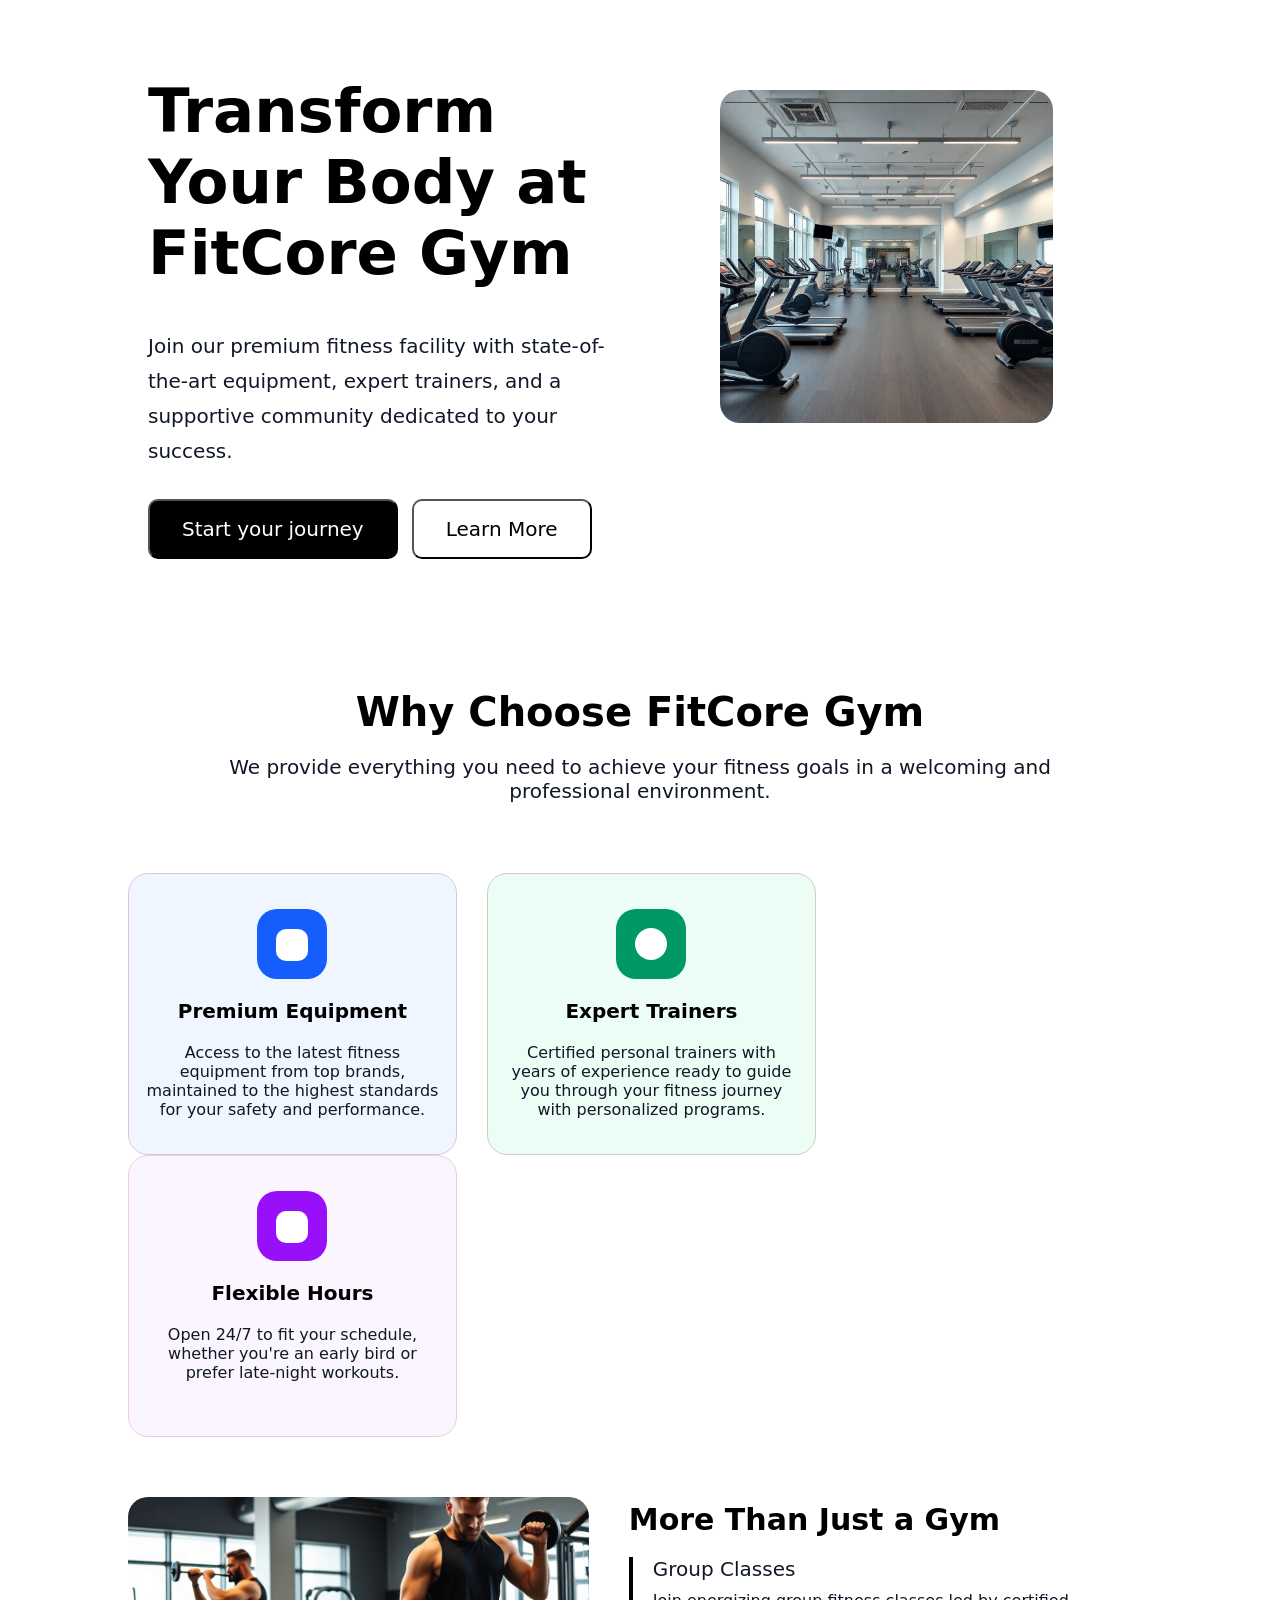
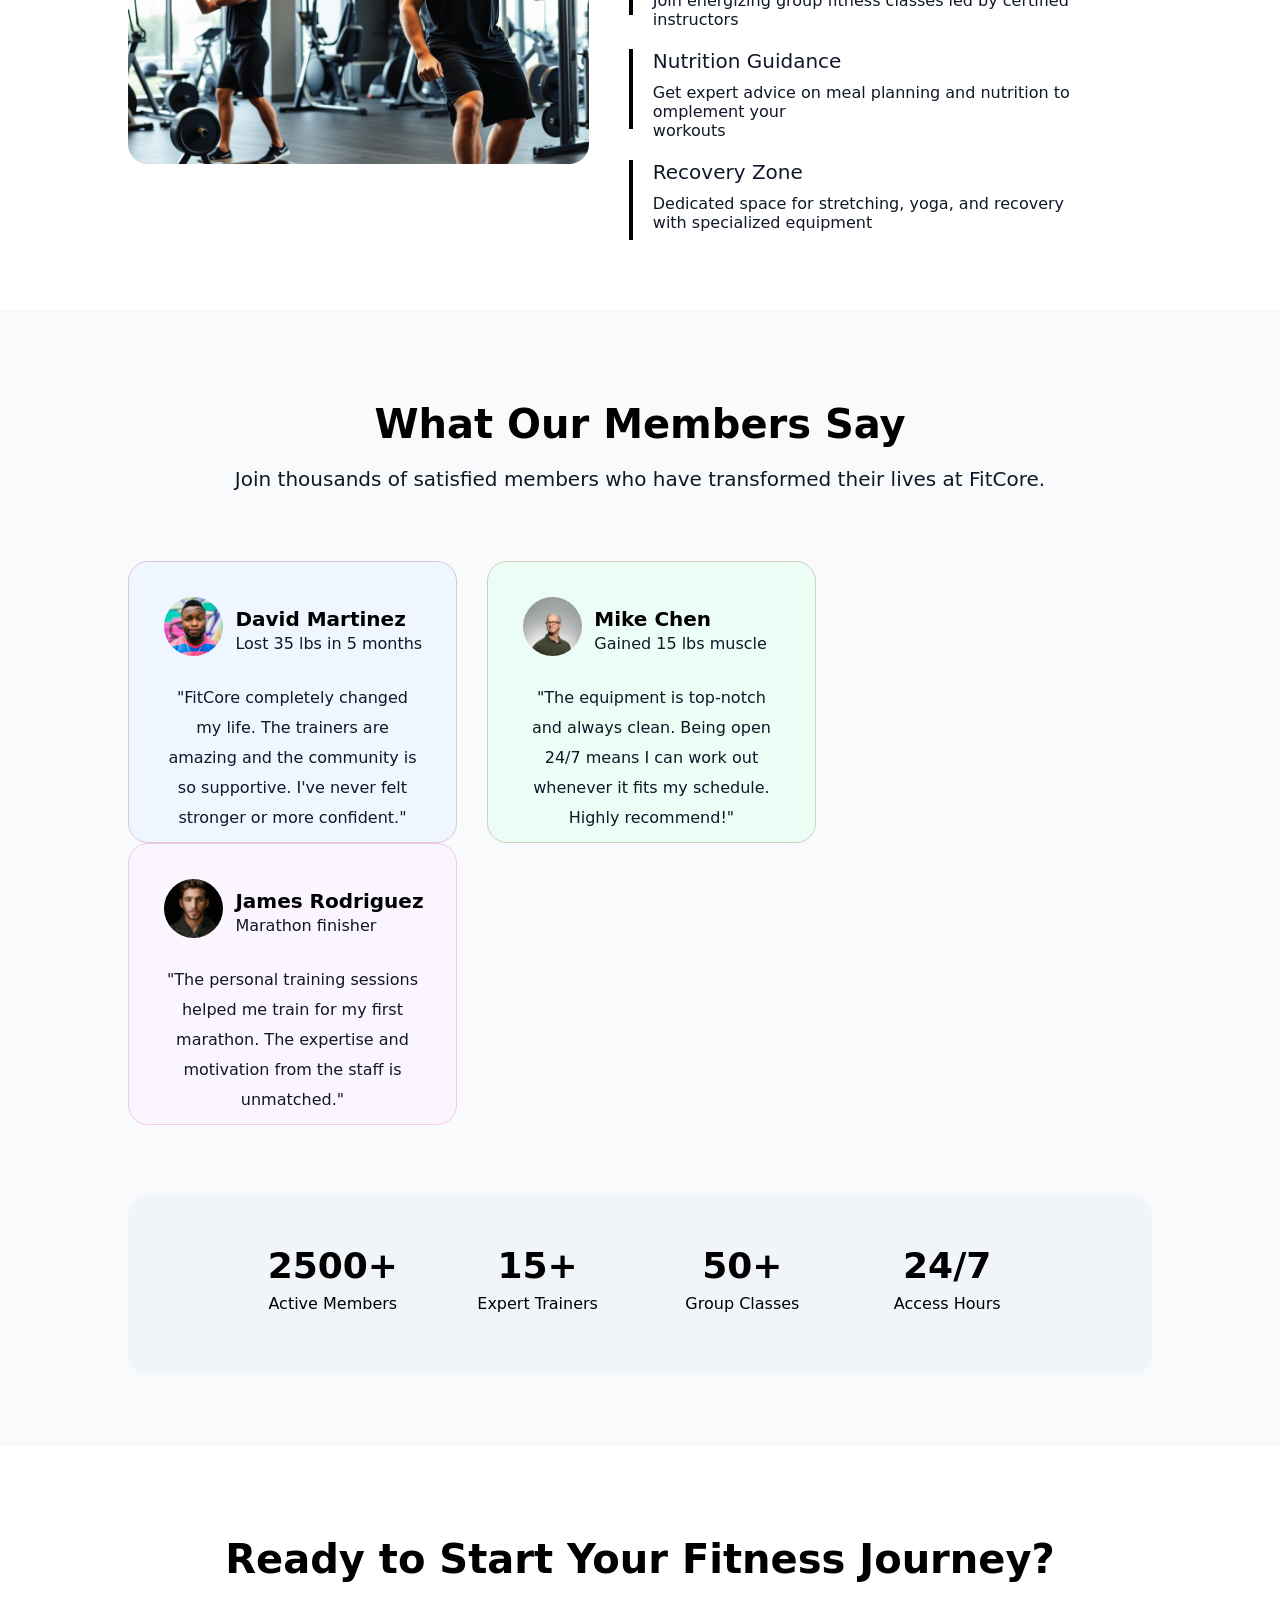
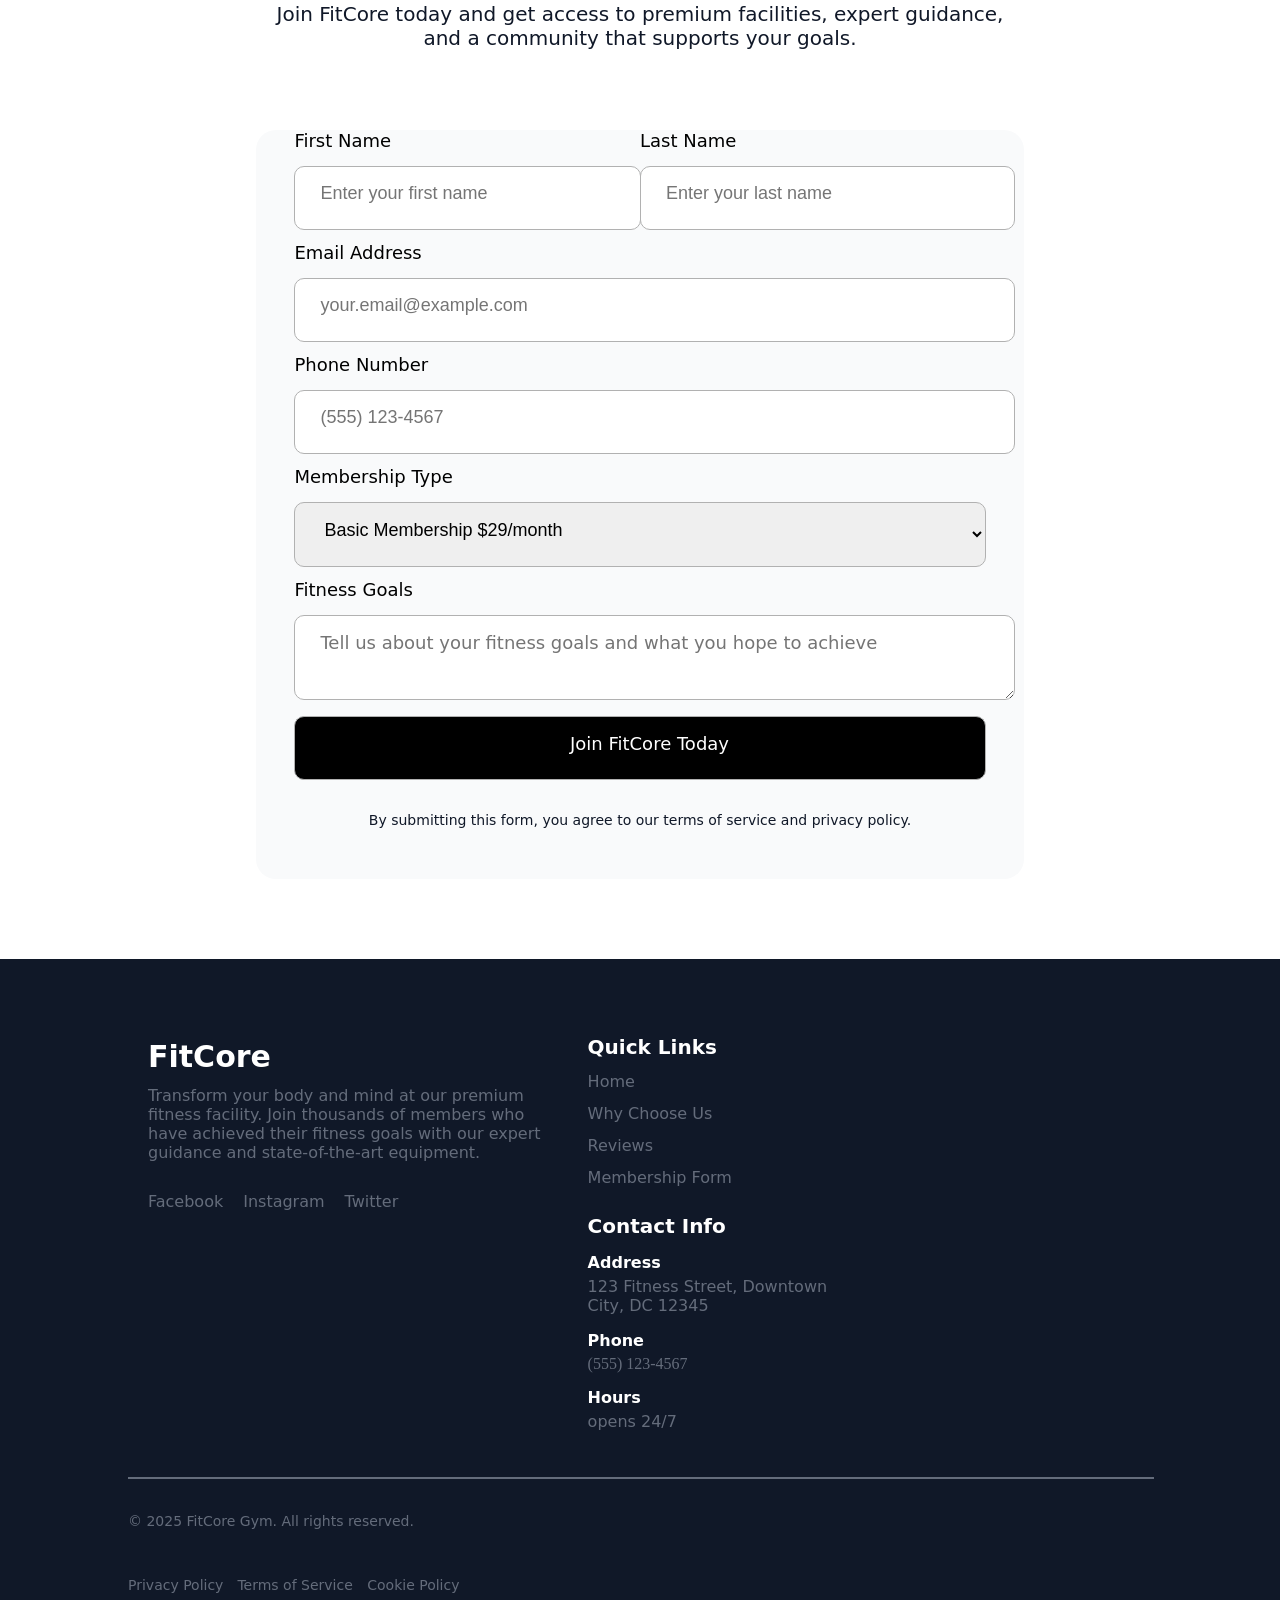
<file: FitCore-Gym/index.html>
<!doctype html>
<html lang="en">
  <head>
    <meta charset="UTF-8" />
    <meta name="viewport" content="width=device-width, initial-scale=1.0" />
    <title>FitCore Gym</title>
    <link rel="stylesheet" href="./Css/style.css" />
  </head>

  <body>
    <div class="headersec">
      <div class="left-header-part">
        <h1 class="font">Transform Your Body at FitCore Gym</h1>
        <p class="font">
          Join our premium fitness facility with state-of-the-art equipment,
          expert trainers, and a supportive community dedicated to your success.
        </p>
        <button id="but1" class="font">Start your journey</button>
        <button id="but2" class="font">Learn More</button>
      </div>

      <div class="right-header-part">
        <div class="right-header-item">
          <img src="./images/hero-section-img.png" alt="Hero Section Image" />
        </div>
      </div>
      <div class="clr"></div>
    </div>

    <div class="why-choose-fitcore-gym">
      <h2 class="why-choose-header font">Why Choose FitCore Gym</h2>
      <p class="why-choose-paragraph font">
        We provide everything you need to achieve your fitness goals in a
        welcoming and <span class="admoon">professional environment.</span>
      </p>
      <div class="container">
        <div class="why-choose-item1">
          <div class="blue-box">
            <div class="whitebox"></div>
          </div>
          <h3 class="font">Premium Equipment</h3>
          <p class="font">
            Access to the latest fitness equipment from top brands, maintained
            to the highest standards for your safety and performance.
          </p>
        </div>
        <div class="why-choose-item2">
          <div class="green-box">
            <div class="whitecircle"></div>
          </div>
          <h3 class="font">Expert Trainers</h3>
          <p class="font">
            Certified personal trainers with years of experience ready to guide
            you through your fitness journey with personalized programs.
          </p>
        </div>
        <div class="why-choose-item3">
          <div class="purple-box">
            <div class="whitebox"></div>
          </div>
          <h3 class="font">Flexible Hours</h3>
          <p class="font">
            Open 24/7 to fit your schedule, whether you're an early bird or
            prefer late-night workouts.
          </p>
        </div>
        <div class="clr"></div>
      </div>

      <div class="container">
        <div class="training-photo">
          <img src="./images/why-choose-us.png" alt="" />
        </div>

        <div class="more-than-gym">
          <h2 class="font">More Than Just a Gym</h2>
          <div>
            <div class="line1"></div>
            <h3 class="font">Group Classes</h3>
            <p class="font">
              Join energizing group fitness classes led by certified instructors
            </p>
          </div>

          <div>
            <div class="line2"></div>
            <h3 class="font">Nutrition Guidance</h3>
            <p class="font">
              Get expert advice on meal planning and nutrition to omplement your
              <span id="sp2">workouts</span>
            </p>
          </div>
          <div class="clr"></div>

          <div>
            <div class="line3"></div>
            <h3 class="font">Recovery Zone</h3>
            <p class="font">
              Dedicated space for stretching, yoga, and recovery with
              specialized equipment
            </p>
          </div>
        </div>
        <div class="clr"></div>
      </div>
    </div>

    <div class="background-divaya">
      <div class="what-our-members-say">
        <h2 class="what-our-members-say-header font">What Our Members Say</h2>
        <p class="what-our-members-say-paragraph font">
          Join thousands of satisfied members who have transformed their lives
          at FitCore.
        </p>

        <div class="container">
          <div class="why-choose-item1">
            <div class="photo1">
              <img src="./images//avatar-1.jpg" alt="David Martinez" />
            </div>
            <h3 class="member-say font">David Martinez</h3>
            <p class="member-say font">Lost 35 lbs in 5 months</p>
            <p class="member-say-again font">
              "FitCore completely changed my life. The trainers are amazing and
              the community is so supportive. I've never felt stronger or more
              confident."
            </p>
          </div>

          <div class="why-choose-item2">
            <div class="photo2">
              <img src="./images//avatar-2.jpg" alt="Mike Chen" />
            </div>
            <h3 class="member-say font">Mike Chen</h3>
            <p class="member-say font">Gained 15 lbs muscle</p>
            <p class="member-say-again font">
              "The equipment is top-notch and always clean. Being open 24/7
              means I can work out whenever it fits my schedule. Highly
              recommend!"
            </p>
          </div>

          <div class="why-choose-item3">
            <div class="photo3">
              <img src="./images//avatar-3.jpg" alt="James Rodriguez" />
            </div>
            <h3 class="member-say font">James Rodriguez</h3>
            <p class="member-say font">Marathon finisher</p>
            <p class="member-say-again font">
              "The personal training sessions helped me train for my first
              marathon. The expertise and motivation from the staff is
              unmatched."
            </p>
          </div>
          <div class="clr"></div>
        </div>

        <div class="big-box">
          <div class="container">
            <div class="gowa-elbox">
              <h2 class="font">2500+</h2>
              <p class="font">Active Members</p>
            </div>
            <div class="gowa-elbox">
              <h2 class="font">15+</h2>
              <p class="font">Expert Trainers</p>
            </div>
            <div class="gowa-elbox">
              <h2 class="font">50+</h2>
              <p class="font">Group Classes</p>
            </div>
            <div class="gowa-elbox">
              <h2 class="font">24/7</h2>
              <p class="font">Access Hours</p>
            </div>
            <div class="clr"></div>
          </div>
        </div>
      </div>
    </div>

    <div class="ready-to-journey">
      <h2 class="font">Ready to Start Your Fitness Journey?</h2>
      <p class="font">
        Join FitCore today and get access to premium facilities, expert
        guidance, <span>and a community that supports your goals.</span>
      </p>

      <div class="background-divaya2">
        <div class="container2">
          <form id="myform">
            <div class="firstlast">
              <div class="first">
                <label class="font formlabels" for="fn">First Name</label>
                <input
                  class="forminput"
                  type="text"
                  name="fn"
                  id="fn"
                  placeholder="Enter your first name"
                />
              </div>
              <div class="last">
                <label class="font formlabels" for="ln">Last Name</label>
                <input
                  class="forminput"
                  type="text"
                  name="ln"
                  id="ln"
                  placeholder="Enter your last name"
                />
              </div>
              <div class="clr"></div>
            </div>
            <label class="font formlabels" for="email">Email Address</label>
            <input
              class="forminput"
              type="email"
              name="email"
              id="email"
              placeholder="your.email@example.com"
            />

            <label class="font formlabels" for="phone">Phone Number</label>
            <input
              class="forminput"
              type="tel"
              name="phone"
              id="phone"
              placeholder="(555) 123-4567 "
            />

            <label class="font formlabels" for="member">Membership Type</label>
            <select class="forminput" name="member" id="member">
              <option value="1">Basic Membership $29/month</option>
              <option value="2">Premium Membership $49/month</option>
              <option value="3">VIP Membership $79/month</option>
            </select>
            <label class="font formlabels" for="area">Fitness Goals</label>
            <textarea
              class="font forminput"
              name="area"
              id="area"
              placeholder="Tell us about your fitness goals and what you hope to achieve"
            ></textarea>
            <button class="font forminput" type="submit">
              Join FitCore Today
            </button>
          </form>
          <p class="font">
            By submitting this form, you agree to our terms of service and
            privacy policy.
          </p>
        </div>
      </div>
    </div>

    <div class="background-divaya3">
      <div class="container">
        <div class="footer-leftpart">
          <h3 class="font">FitCore</h3>
          <p class="font">
            Transform your body and mind at our premium fitness facility. Join
            thousands of members who have achieved their fitness goals with our
            expert guidance and state-of-the-art equipment.
          </p>
          <div class="font thelinks">
            <div class="facelink">
              <a href="http://www.facebook.com" target="_blank">Facebook</a>
            </div>
            <div class="instalink">
              <a href="http://www.instgram.com" target="_blank">Instagram</a>
            </div>
            <div class="twitterlink">
              <a href="http://www.x.com" target="_blank">Twitter</a>
            </div>

            <!-- <div class="clr"></div> -->
          </div>
        </div>

        <div class="footer-middlepart">
          <h4 class="font">Quick Links</h4>
          <div class="middlelinks">
            <a class="font" href="./index.html ">Home</a>
          </div>
          <div class="middlelinks">
            <a class="font" href="./index.html">Why Choose Us</a>
          </div>
          <div class="middlelinks">
            <a class="font" href="./index.html">Reviews</a>
          </div>
          <div class="middlelinks">
            <a class="font" href="#myform">Membership Form</a>
          </div>
        </div>
        <div class="footer-rightpart">
          <h4 class="font">Contact Info</h4>
          <div>
            <h5 class="font">Address</h5>
            <p class="font">123 Fitness Street, Downtown City, DC 12345</p>
          </div>
          <div>
            <h5 class="font">Phone</h5>
            <a href="tel:+">(555) 123-4567</a>
          </div>
          <div>
            <h5 class="font">Hours</h5>
            <p class="font">opens 24/7</p>
          </div>
        </div>

        <div class="clr"></div>
        <div id="hrr"></div>
      </div>

      <div class="container">
        <div class="finalparagraph">
          <p class="font">© 2025 FitCore Gym. All rights reserved.</p>
        </div>

        <div class="finallinks">
          <a class="font finallinkstazbeet" href="./index.html"
            >Privacy Policy</a
          >
          <a class="font finallinkstazbeet" href="./index.html"
            >Terms of Service
          </a>
          <a class="font finallinkstazbeet" href="./index.html"
            >Cookie Policy</a
          >
        </div>

        <div class="clr"></div>
      </div>
    </div>
  </body>
</html>
</file>
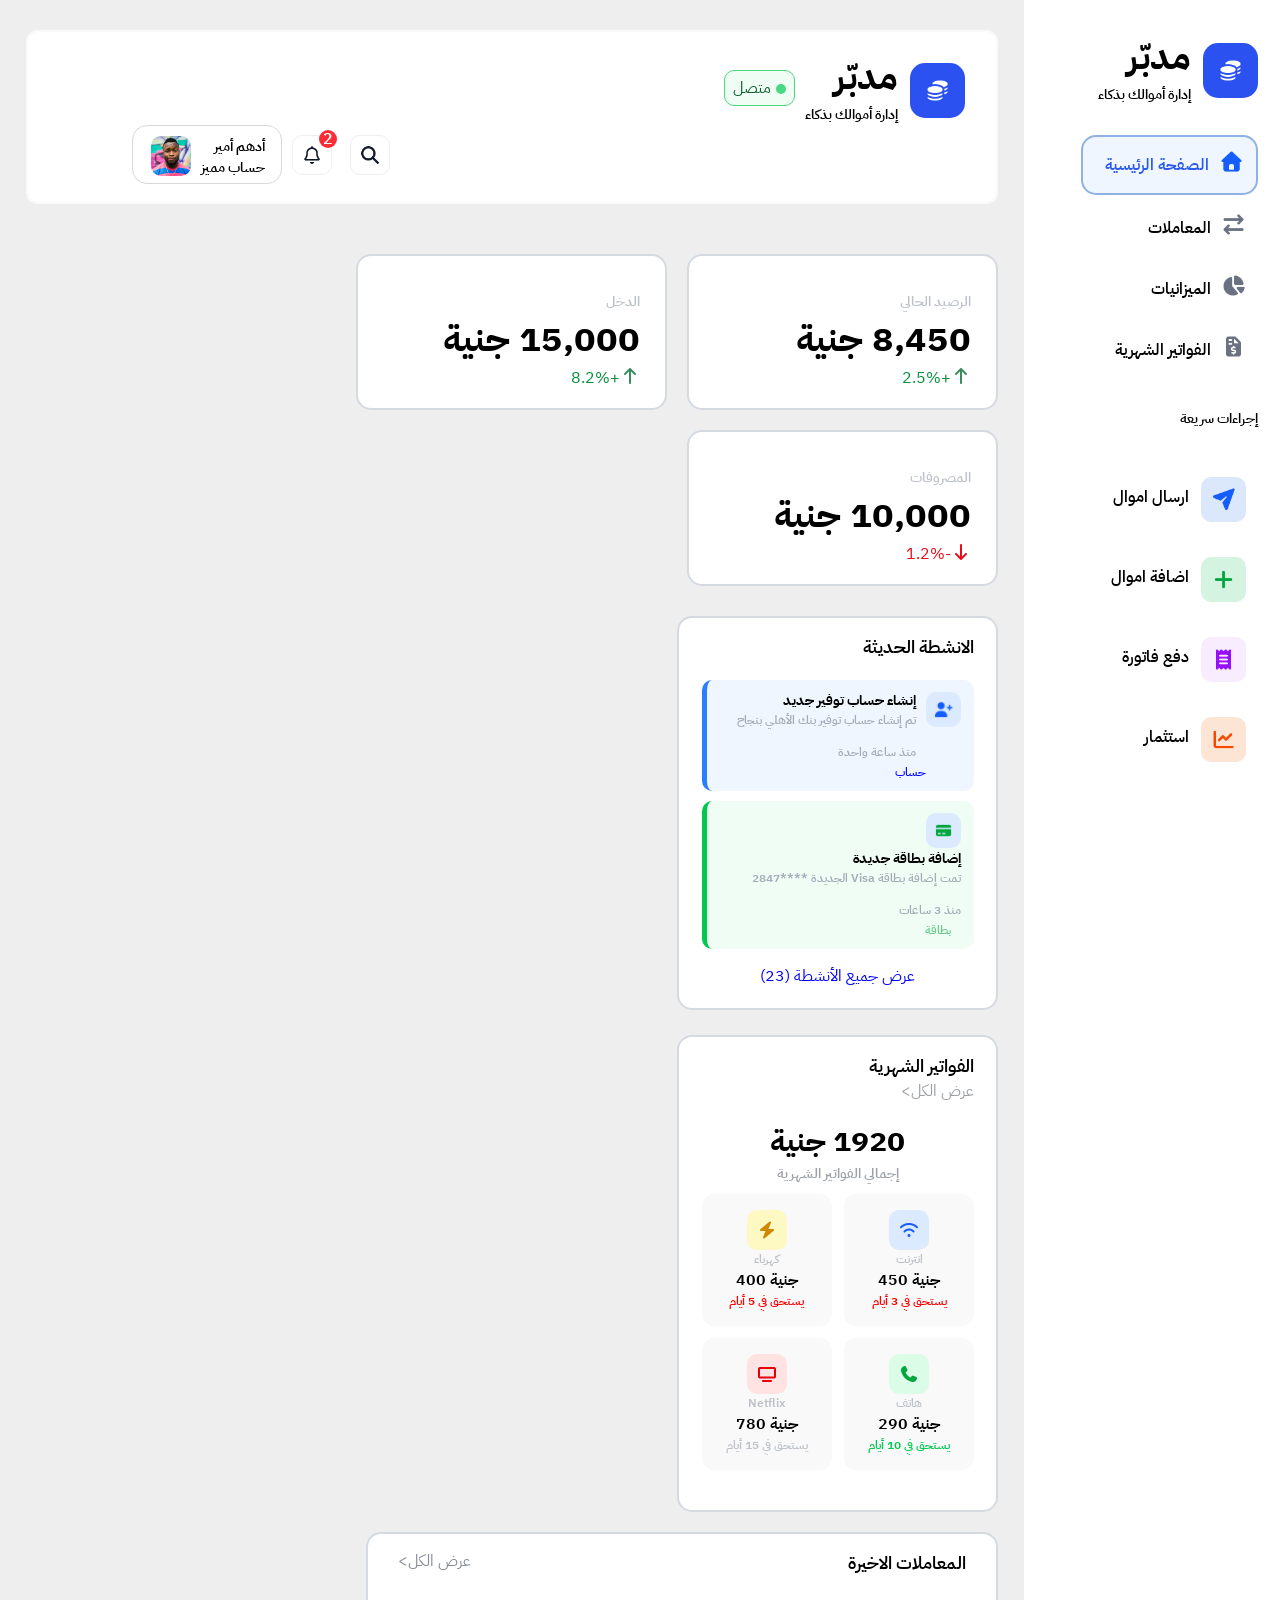
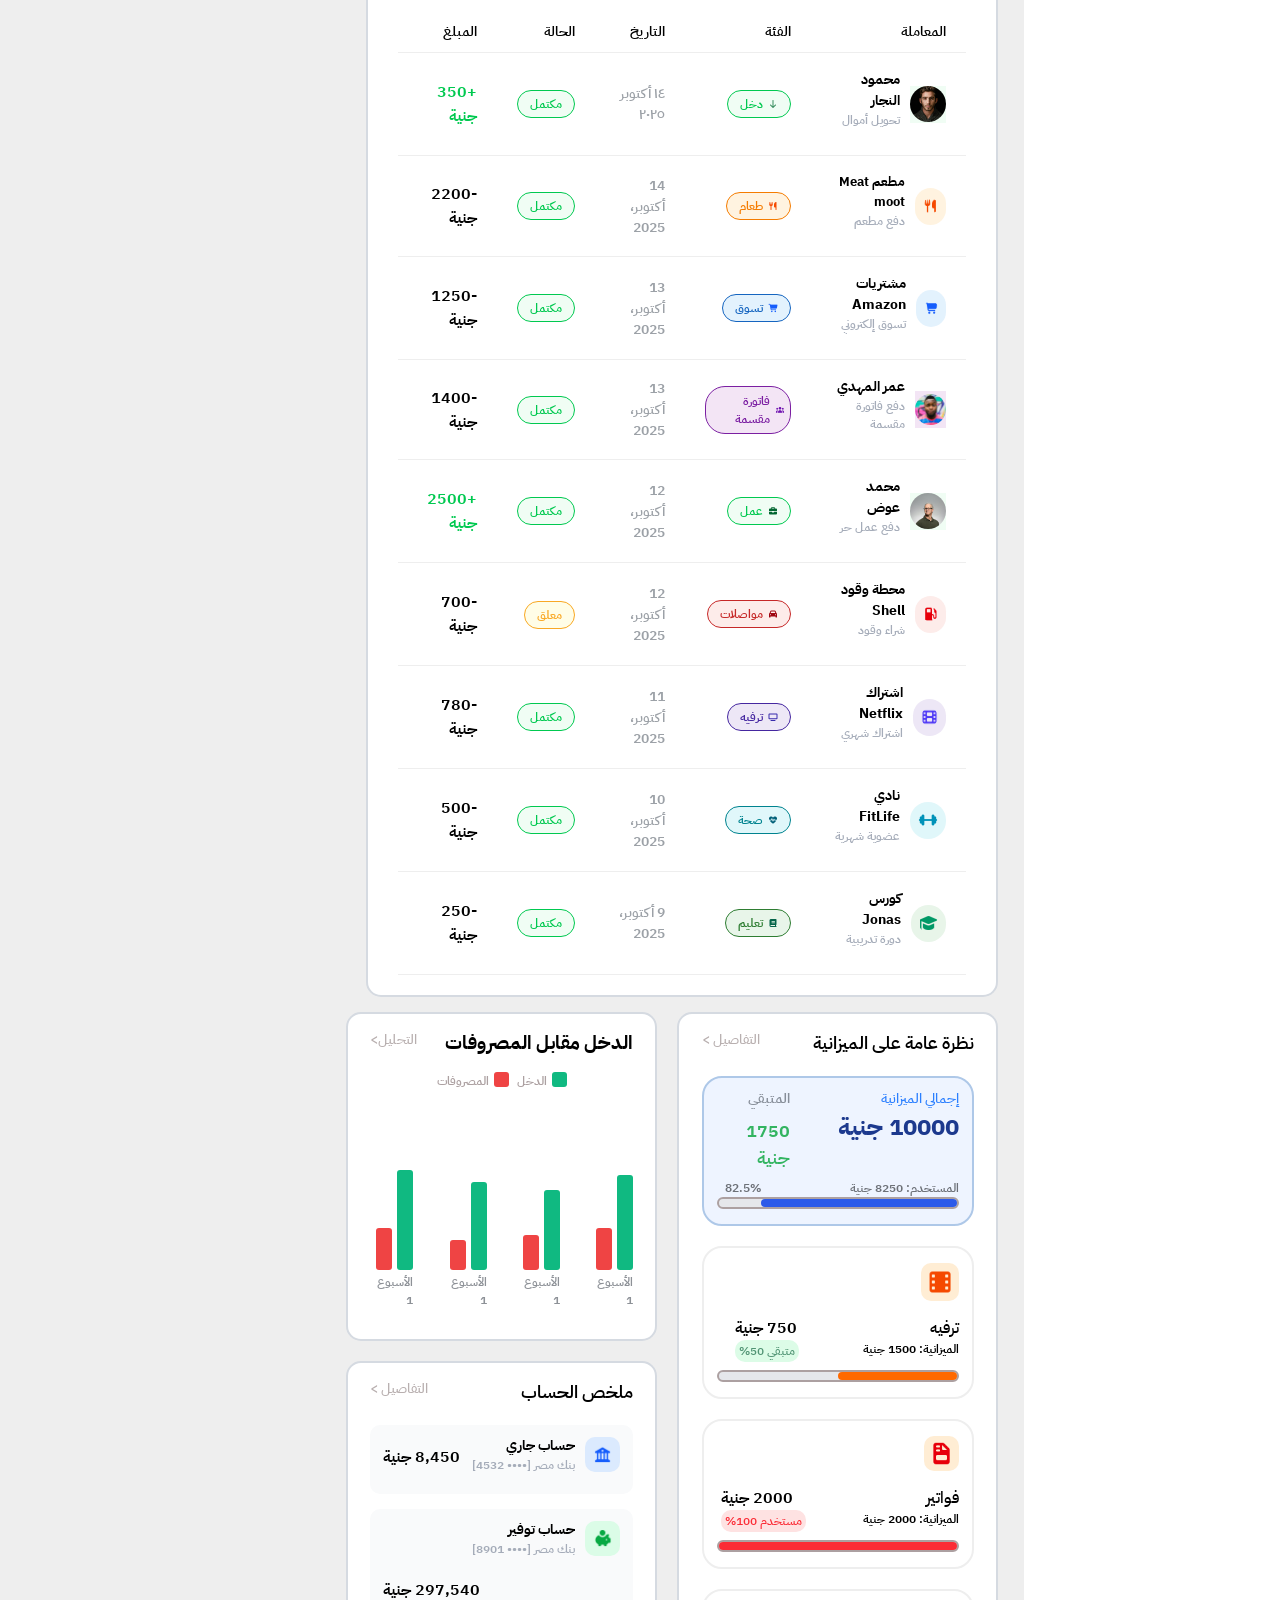
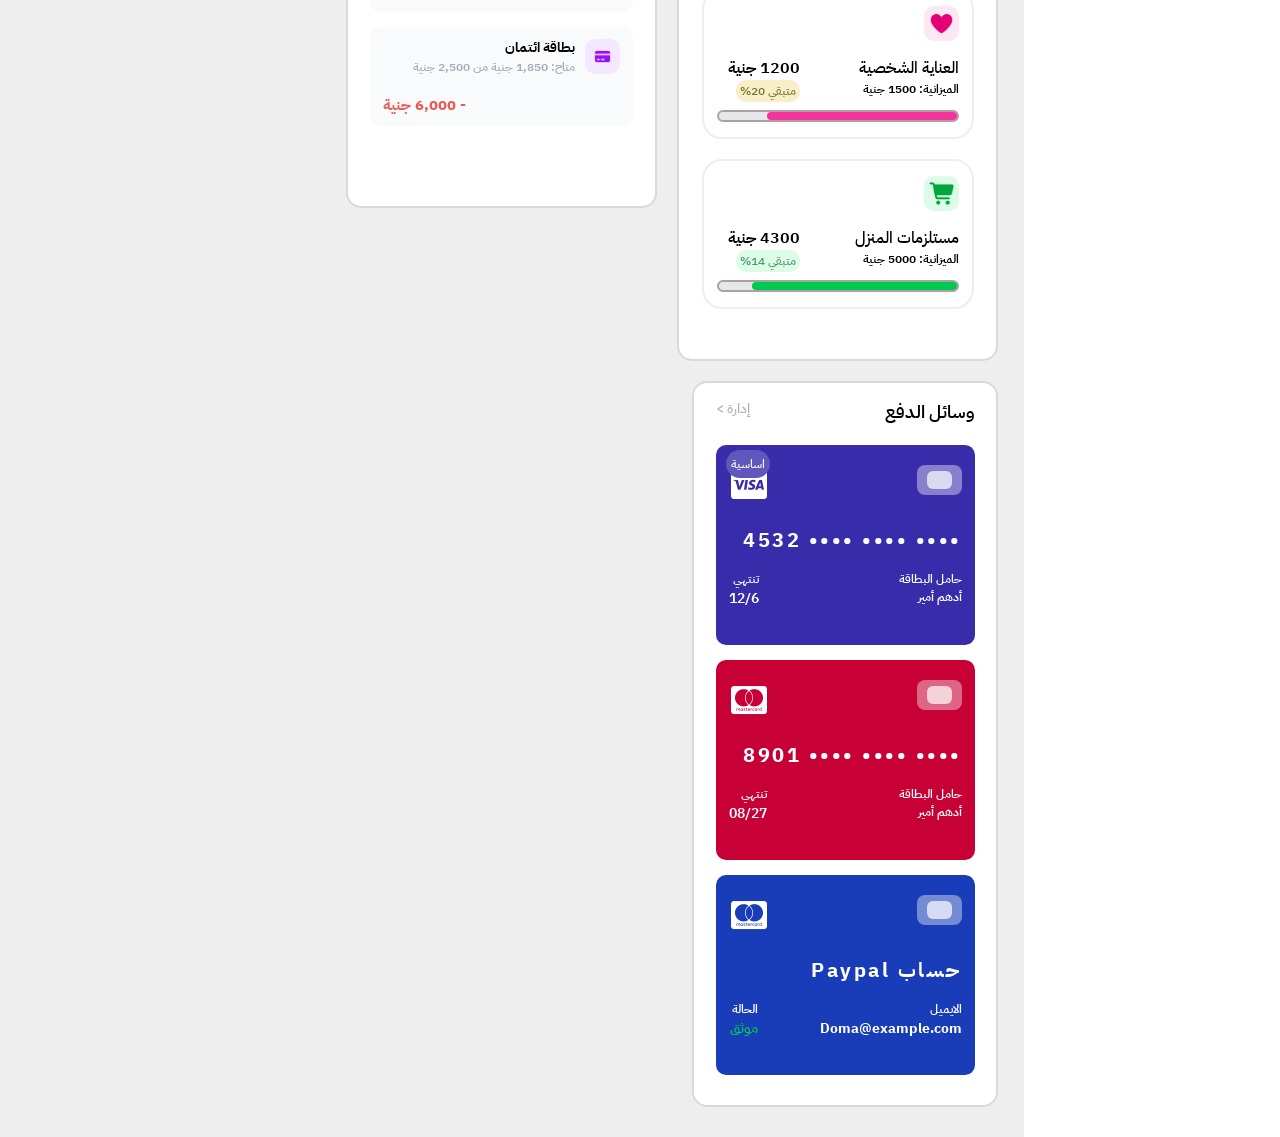
<file: Muddabir-Project/index.html>
<!doctype html>
<html lang="ar" dir="rtl">
  <head>
    <meta charset="UTF-8" />
    <meta name="viewport" content="width=device-width, initial-scale=1.0" />
    <title>مدبّر | إدارة أموالك بذكاء</title>
    <link rel="icon" href="./images/favicon.png" />
    <link rel="preconnect" href="https://fonts.googleapis.com" />
    <link rel="preconnect" href="https://fonts.gstatic.com" crossorigin />
    <link
      href="https://fonts.googleapis.com/css2?family=IBM+Plex+Sans+Arabic:wght@100;200;300;400;500;600;700&display=swap"
      rel="stylesheet"
    />
    <link rel="stylesheet" href="./Css/style.css" />
    <link rel="stylesheet" href="./Css/media.css">
  </head>
  <body>
    <!-- ==============================Slider Start=========================================== -->
    <div class="thegreat-divaya">
      <div class="slider">
        <div class="container0">
          <div class="title-slider">
            <div class="logo">
              <img src="./images/icons/coins-solid-full.png" alt="" />
            </div>
            <div class="title-content">
              <h1>مدبّر</h1>
              <p>إدارة أموالك بذكاء</p>
            </div>
          </div>

          <div class="slider-content">
            <div class="icon-and-span saf7a-ra2eesya">
              <div class="slidericon">
                <img src="./images/icons/house-solid-full.png" alt="" />
              </div>
              <span> <span>الصفحة الرئيسية</span> </span>
            </div>
            <div class="icon-and-span">
              <div class="slidericon">
                <img
                  src="./images/icons/arrow-right-arrow-left-solid-full.png"
                  alt=""
                />
              </div>
              <span> <span>المعاملات</span> </span>
            </div>
            <div class="icon-and-span">
              <div class="slidericon">
                <img src="./images/icons/chart-pie-solid-full.png" alt="" />
              </div>
              <span> <span>الميزانيات</span> </span>
            </div>
            <div id="fwateer-shahrya" class="icon-and-span">
              <div class="slidericon">
                <img
                  src="./images/icons/file-invoice-dollar-solid-full.png"
                  alt=""
                />
              </div>
              <span> <span>الفواتير الشهرية</span> </span>
            </div>
            <h3 id="egra2at">إجراءات سريعة</h3>

            <div id="marginato" class="icon-and-span">
              <div class="rasma rasma1">
                <img src="./images/icons/paper-plane-solid-full.png" alt="" />
              </div>
              <span> <span>ارسال اموال</span> </span>
            </div>
            <div class="icon-and-span">
              <div class="rasma rasma2">
                <img src="./images/icons/plus-solid-full.png" alt="" />
              </div>
              <span> <span>اضافة اموال</span> </span>
            </div>
            <div class="icon-and-span">
              <div class="rasma rasma3">
                <img src="./images/icons/receipt-solid-full.png" alt="" />
              </div>
              <span> <span> دفع فاتورة</span> </span>
            </div>
            <div class="icon-and-span">
              <div class="rasma rasma4">
                <img src="./images/icons/chart-line-solid-full.png" alt="" />
              </div>
              <span> <span>استثمار</span> </span>
            </div>
          </div>
        </div>
      </div>
      <!-- ==============================Slider End========================================== -->
      <!-- ==============================Start Content========================================== -->
      <div class="the-leftpart">
        <div class="container1">
          <div class="header">
            <div class="container1">
              <div class="blog">
                <div class="right-part-header">
                  <div class="logo">
                    <img src="./images/icons/coins-solid-full.png" alt="" />
                  </div>
                  <div class="title-content">
                    <h1>مدبّر</h1>
                    <p>إدارة أموالك بذكاء</p>
                  </div>
                  <div id="motasel">
                    <div class="green-dot"></div>
                    <span>متصل</span>
                  </div>
                </div>
                <div class="left-part-header">
                  <div class="search-icon">
                    <img
                      src="./images/icons/magnifying-glass-solid-full.png"
                      alt=""
                    />
                  </div>
                  <div class="bell-icon">
                    <img src="./images/icons/bell-regular-full.png" alt="" />
                    <p id="number2">2</p>
                  </div>

                  <div class="divayet-adham">
                    <div class="adham-right-part">
                      <p>أدهم أمير</p>
                      <p>حساب مميز</p>
                    </div>
                    <div class="adham-left-part">
                      <img src="./images/avatar-1.jpg" alt="" />
                    </div>
                  </div>
                </div>
              </div>
            </div>
          </div>

          <!-- ===============================start secondpart================================================ -->
          <div class="secondpart">
            <div class="child1">
              <div class="inner">
                <p class="small-p">الرصيد الحالي</p>
                <p class="large-p">8,450 جنية</p>
                <div class="span-and-arrow">
                  <div class="arrow">
                    <img src="./images/icons/arrow-upsolid-full.png" alt="" />
                  </div>
                  <span> +2.5% </span>
                </div>
              </div>
            </div>
            <div class="child2">
              <div class="inner">
                <p class="small-p">الدخل</p>
                <p class="large-p">15,000 جنية</p>
                <div class="span-and-arrow">
                  <div class="arrow">
                    <img src="./images/icons/arrow-upsolid-full.png" alt="" />
                  </div>
                  <span> +8.2% </span>
                </div>
              </div>
            </div>
            <div class="child3">
              <div class="inner">
                <p class="small-p">المصروفات</p>
                <p class="large-p">10,000 جنية</p>
                <div class="span-and-arrow">
                  <div class="arrow">
                    <img src="./images/icons/arrow-down-solid-red.png" alt="" />
                  </div>
                  <span id="red-spanaya"> -1.2% </span>
                </div>
              </div>
            </div>
          </div>
          <!-- ===============================End secondpart================================================ -->
          <!-- ===============================Start thirdpart================================================ -->
          <div class="thirdpart">
            <div class="right-third-part">
              <div class="upperpart">
                <div class="container1">
                  <h3>الانشطة الحديثة</h3>
                  <div class="bluedivaya">
                    <div class="container0">
                      <div class="blog2">
                        <div class="soraymeen">
                          <img
                            src="./images/icons/user-plus-solid-full.png"
                            alt=""
                          />
                        </div>
                        <div class="klam-felnos">
                          <h4>إنشاء حساب توفير جديد</h4>
                          <p>تم إنشاء حساب توفير بنك الأهلي بنجاح</p>
                          <span>منذ ساعة واحدة</span>
                        </div>
                        <div class="kelmashmal1">
                          <span>حساب</span>
                        </div>
                      </div>
                    </div>
                  </div>
                  <div class="greendivaya">
                    <div class="container0">
                      <div class="blog2">
                        <div class="soraymeen">
                          <img
                            src="./images/icons/credit-card-solid-full-green.png"
                            alt=""
                          />
                        </div>
                        <div class="klam-felnos">
                          <h4>إضافة بطاقة جديدة</h4>
                          <p>تمت إضافة بطاقة Visa الجديدة ****2847</p>
                          <span>منذ 3 ساعات </span>
                        </div>
                        <div class="kelmashmal2">
                          <span>بطاقة</span>
                        </div>
                      </div>
                    </div>
                  </div>
                  <div class="ard-anshta">
                    <p>عرض جميع الأنشطة (23)</p>
                  </div>
                </div>
              </div>
              <div class="lowerpart">
                <div class="container1">
                  <h3>الفواتير الشهرية</h3>
                  <a href="">عرض الكل> </a>
                  <p id="big-p">1920 جنية</p>
                  <p id="mini-p">إجمالي الفواتير الشهرية</p>

                  <div class="four-by-four">
                    <div class="box">
                      <div id="mini-icon1" class="mini-icon">
                        <img src="./images/icons/wifi-solid-full.png" alt="" />
                      </div>
                      <p class="first-p">انترنت</p>
                      <p class="second-p">جنية 450</p>
                      <p class="third-p">يستحق في 3 أيام</p>
                    </div>
                    <div class="box">
                      <div id="mini-icon2" class="mini-icon">
                        <img src="./images/icons/bolt-solid-full.png" alt="" />
                      </div>
                      <p class="first-p">كهرباء</p>
                      <p class="second-p">جنية 400</p>
                      <p class="third-p">يستحق في 5 أيام</p>
                    </div>
                    <div class="box">
                      <div id="mini-icon3" class="mini-icon">
                        <img src="./images/icons/phone-solid-full.png" alt="" />
                      </div>
                      <p class="first-p">هاتف</p>
                      <p class="second-p">جنية 290</p>
                      <p id="grr" class="third-p">يستحق في 10 أيام</p>
                    </div>
                    <div class="box">
                      <div id="mini-icon4" class="mini-icon">
                        <img
                          src="./images/icons/tv-solid-full-red.png"
                          alt=""
                        />
                      </div>
                      <p class="first-p">Netflix</p>
                      <p class="second-p">جنية 780</p>
                      <p id="greey" class="third-p">يستحق في 15 أيام</p>
                    </div>
                  </div>
                </div>
              </div>
            </div>
            <div class="left-third-part">
              <div class="container1">
                <div class="blog3">
                  <h3>المعاملات الاخيرة</h3>
                  <a href="">عرض الكل> </a>
                </div>
                <table>
                  <thead>
                    <tr id="head-row">
                      <th id="firsthead">المعاملة</th>
                      <th id="secondhead">الفئة</th>
                      <th id="thirdhead">التاريخ</th>
                      <th id="fourthhead">الحالة</th>
                      <th id="fifthhead">المبلغ</th>
                    </tr>
                  </thead>

                  <tbody>
                    <tr class="table-row">
                      <td>
                        <div class="blog4">
                          <div class="sowar-eltable loon-elicon1">
                            <img src="./images/avatar-2.jpg" alt="" />
                          </div>
                          <div class="klam-felnos">
                            <h4>محمود النجار</h4>
                            <p>تحويل أموال</p>
                          </div>
                        </div>
                      </td>
                      <td>
                        <span class="fe2a fe2a1">
                          <img
                            src="./images/icons/arrow-down-solid-full-green.png"
                            alt=""
                          />
                          دخل
                        </span>
                      </td>
                      <td class="td-date">١٤ أكتوبر ٢٠٢٥</td>
                      <td><span class="status-badge">مكتمل</span></td>
                      <td class="td-amount green-text">+350 جنية</td>
                    </tr>

                    <tr class="table-row">
                      <td>
                        <div class="blog4">
                          <div class="sowar-eltable loon-elicon2">
                            <img
                              src="./images/icons/utensils-solid-full.png"
                              alt=""
                            />
                          </div>
                          <div class="klam-felnos">
                            <h5>مطعم Meat moot</h5>
                            <p>دفع مطعم</p>
                          </div>
                        </div>
                      </td>
                      <td>
                        <span class="fe2a2 fe2a">
                          <img
                            src="./images/icons/utensils-solid-full.png"
                            alt=""
                          />
                          طعام
                        </span>
                      </td>
                      <td class="td-date">14 أكتوبر، 2025</td>
                      <td><span class="status-badge">مكتمل</span></td>
                      <td class="td-amount">-2200 جنية</td>
                    </tr>

                    <tr class="table-row">
                      <td>
                        <div class="blog4">
                          <div class="sowar-eltable loon-elicon3">
                            <img
                              src="./images/icons/cart-shopping-solid-full-blue.png"
                              alt=""
                            />
                          </div>
                          <div class="klam-felnos">
                            <h4>مشتريات Amazon</h4>
                            <p>تسوق إلكتروني</p>
                          </div>
                        </div>
                      </td>
                      <td>
                        <span class="fe2a3 fe2a">
                          <img
                            src="./images/icons/cart-shopping-solid-full-blue.png"
                            alt=""
                          />
                          تسوق
                        </span>
                      </td>
                      <td class="td-date">13 أكتوبر، 2025</td>
                      <td><span class="status-badge">مكتمل</span></td>
                      <td class="td-amount">-1250 جنية</td>
                    </tr>

                    <tr class="table-row">
                      <td>
                        <div class="blog4">
                          <div class="sowar-eltable loon-elicon4">
                            <img src="./images/avatar-1.jpg" alt="" />
                          </div>
                          <div class="klam-felnos">
                            <h4>عمر المهدي</h4>
                            <p>دفع فاتورة مقسمة</p>
                          </div>
                        </div>
                      </td>
                      <td>
                        <span class="fe2a4 fe2a">
                          <img
                            src="./images/icons/users-solid-full.png"
                            alt=""
                          />
                          فاتورة مقسمة
                        </span>
                      </td>
                      <td class="td-date">13 أكتوبر، 2025</td>
                      <td><span class="status-badge">مكتمل</span></td>
                      <td class="td-amount">-1400 جنية</td>
                    </tr>

                    <tr class="table-row">
                      <td>
                        <div class="blog4">
                          <div class="sowar-eltable loon-elicon5">
                            <img src="./images/avatar-3.jpg" alt="" />
                          </div>
                          <div class="klam-felnos">
                            <h4>محمد عوض</h4>
                            <p>دفع عمل حر</p>
                          </div>
                        </div>
                      </td>
                      <td>
                        <span class="fe2a5 fe2a">
                          <img
                            src="./images/icons/briefcase-solid-full.png"
                            alt=""
                          />
                          عمل
                        </span>
                      </td>
                      <td class="td-date">12 أكتوبر، 2025</td>
                      <td><span class="status-badge">مكتمل</span></td>
                      <td class="td-amount green-text">+2500 جنية</td>
                    </tr>

                    <tr class="table-row">
                      <td>
                        <div class="blog4">
                          <div class="sowar-eltable loon-elicon6">
                            <img
                              src="./images/icons/gas-pump-solid-full.png"
                              alt=""
                            />
                          </div>
                          <div class="klam-felnos">
                            <h4>محطة وقود Shell</h4>
                            <p>شراء وقود</p>
                          </div>
                        </div>
                      </td>
                      <td>
                        <span class="fe2a6 fe2a">
                          <img src="./images/icons/car-solid-full.png" alt="" />
                          مواصلات
                        </span>
                      </td>
                      <td class="td-date">12 أكتوبر، 2025</td>
                      <td>
                        <span class="status-m3l2a">معلق</span>
                      </td>
                      <td class="td-amount">-700 جنية</td>
                    </tr>

                    <tr class="table-row">
                      <td>
                        <div class="blog4">
                          <div class="sowar-eltable loon-elicon7">
                            <img
                              src="./images/icons/heart-solid-full-(2).png"
                              alt=""
                            />
                          </div>
                          <div class="klam-felnos">
                            <h4>اشتراك Netflix</h4>
                            <p>اشتراك شهري</p>
                          </div>
                        </div>
                      </td>
                      <td>
                        <span class="fe2a7 fe2a">
                          <img
                            src="./images/icons/tv-solid-full-violet.png"
                            alt=""
                          />
                          ترفيه
                        </span>
                      </td>
                      <td class="td-date">11 أكتوبر، 2025</td>
                      <td><span class="status-badge">مكتمل</span></td>
                      <td class="td-amount">-780 جنية</td>
                    </tr>

                    <tr class="table-row">
                      <td>
                        <div class="blog4">
                          <div class="sowar-eltable loon-elicon8">
                            <img
                              src="./images/icons/dumbbell-solid-full.png"
                              alt=""
                            />
                          </div>
                          <div class="klam-felnos">
                            <h4>نادي FitLife</h4>
                            <p>عضوية شهرية</p>
                          </div>
                        </div>
                      </td>
                      <td>
                        <span class="fe2a8 fe2a">
                          <img
                            src="./images/icons/heart-pulse-solid-full.png"
                            alt=""
                          />
                          صحة
                        </span>
                      </td>
                      <td class="td-date">10 أكتوبر، 2025</td>
                      <td><span class="status-badge">مكتمل</span></td>
                      <td class="td-amount">-500 جنية</td>
                    </tr>

                    <tr class="table-row">
                      <td>
                        <div class="blog4">
                          <div class="sowar-eltable loon-elicon9">
                            <img
                              src="./images/icons/graduation-cap-solid-full.png"
                              alt=""
                            />
                          </div>
                          <div class="klam-felnos">
                            <h4>كورس Jonas</h4>
                            <p>دورة تدريبية</p>
                          </div>
                        </div>
                      </td>
                      <td>
                        <span class="fe2a9 fe2a">
                          <img
                            src="./images/icons/book-solid-full.png"
                            alt=""
                          />
                          تعليم
                        </span>
                      </td>
                      <td class="td-date">9 أكتوبر، 2025</td>
                      <td><span class="status-badge">مكتمل</span></td>
                      <td class="td-amount">-250 جنية</td>
                    </tr>
                  </tbody>
                </table>
              </div>
            </div>
          </div>
          <!-- ===============================End thirdpart================================================ -->
          <!-- ===============================Start lastpart================================================ -->
          <div class="lastpart">
            <div class="firstlast-part">
              <div class="container1">
                <div class="outers">
                  <h3>نظرة عامة على الميزانية</h3>
                  <a href="">التفاصيل ></a>
                </div>
                <div class="highest-div">
                  <div class="container0">
                    <div class="sho8l">
                      <p id="ola">إجمالي الميزانية</p>
                      <p id="tanya">المتبقي</p>
                      <p id="talta">10000 جنية</p>
                      <p id="rab3a">1750 جنية</p>
                      <p id="khamsa">المستخدم: 8250 جنية</p>
                      <p id="sadsa">82.5%</p>
                    </div>
                    <div class="bar"></div>
                  </div>
                </div>

                <div class="seconddivaya">
                  <div class="container0">
                    <div class="blog5">
                      <div class="sooraa-s8yra">
                        <img src="./images/icons/film-solid.png" alt="" />
                      </div>
                      <div class="sho8l2">
                        <p class="p1">ترفيه</p>
                        <p class="p2">750 جنية</p>
                        <p class="p3">الميزانية: 1500 جنية</p>
                        <span class="p4">متبقي 50%</span>
                      </div>
                    </div>
                    <div class="bar2"></div>
                  </div>
                </div>
                <div class="seconddivaya">
                  <div class="container0">
                    <div class="blog5">
                      <div class="sooraa-s8yra2">
                        <img
                          src="./images/icons/file-invoice-solid.png"
                          alt=""
                        />
                      </div>
                      <div class="sho8l3">
                        <p class="p1">فواتير</p>
                        <p class="p2">2000 جنية</p>
                        <p class="p3">الميزانية: 2000 جنية</p>
                        <span id="p44" class="p4">مستخدم 100% </span>
                      </div>
                    </div>
                    <div class="bar3"></div>
                  </div>
                </div>
                <div class="seconddivaya">
                  <div class="container0">
                    <div class="blog5">
                      <div id="sooras8yraa" class="sooraa-s8yra2">
                        <img src="./images/icons/heart-solid-full.png" alt="" />
                      </div>
                      <div class="sho8l4">
                        <p class="p1">العناية الشخصية</p>
                        <p class="p2">1200 جنية</p>
                        <p class="p3">الميزانية: 1500 جنية</p>
                        <span id="p45" class="p4">متبقي 20% </span>
                      </div>
                    </div>
                    <div class="bar4"></div>
                  </div>
                </div>
                <div class="seconddivaya">
                  <div class="container0">
                    <div class="blog5">
                      <div id="sooras8yraaa" class="sooraa-s8yra2">
                        <img
                          src="./images/icons/cart-shopping-solid-full-green.png"
                          alt=""
                        />
                      </div>
                      <div class="sho8l5">
                        <p class="p1">مستلزمات المنزل</p>
                        <p class="p2">4300 جنية</p>
                        <p class="p3">الميزانية: 5000 جنية</p>
                        <span id="p46" class="p4"> متبقي 14% </span>
                      </div>
                    </div>
                    <div class="bar5"></div>
                  </div>
                </div>
              </div>
            </div>
            <div class="middlelast-part">
              <div class="middle-upper-last-part">
                <div class="container1">
                  <div class="blog6">
                    <h3>الدخل مقابل المصروفات</h3>
                    <a href=""> التحليل> </a>
                  </div>
                  <div class="box-and-klam">
                    <div class="firstbox-and-klam">
                      <div class="elda5l"></div>
                      <p>الدخل</p>
                    </div>
                    <div class="secondbox-and-klam">
                      <div class="elmasrofat"></div>
                      <p>المصروفات</p>
                    </div>
                  </div>

                  <div class="analysis">
                    <div class="firstanalyze">
                      <div class="amodein">
                        <div class="awl-3amood"></div>
                        <div class="tany-3amood"></div>
                      </div>
                      <p class="asabee3">الأسبوع 1</p>
                    </div>
                    <div class="firstanalyze">
                      <div class="amodein">
                        <div id="a2" class="awl-3amood"></div>
                        <div id="b2" class="tany-3amood"></div>
                      </div>
                      <p class="asabee3">الأسبوع 1</p>
                    </div>
                    <div class="firstanalyze">
                      <div class="amodein">
                        <div id="a3" class="awl-3amood"></div>
                        <div id="b3" class="tany-3amood"></div>
                      </div>
                      <p class="asabee3">الأسبوع 1</p>
                    </div>
                    <div class="firstanalyze">
                      <div class="amodein">
                        <div id="a4" class="awl-3amood"></div>
                        <div class="tany-3amood"></div>
                      </div>
                      <p class="asabee3">الأسبوع 1</p>
                    </div>
                  </div>
                </div>
              </div>
              <div class="middle-lower-last-part">
                <div class="container1">
                  <div class="blog7">
                    <h3>ملخص الحساب</h3>
                    <a href=""> التفاصيل > </a>
                  </div>
                  <div class="greydivaya">
                    <div class="container0">
                      <div class="blog2">
                        <div class="soraymeen">
                          <img
                            src="./images/icons/building-columns-solid-full.png"
                            alt=""
                          />
                        </div>
                        <div class="klam-felnos">
                          <h4>حساب جاري</h4>
                          <p>بنك مصر [•••• 4532]</p>
                        </div>
                        <div class="rakamshmal1">
                          <p>8,450 جنية</p>
                        </div>
                      </div>
                    </div>
                  </div>
                  <div class="greydivaya">
                    <div class="container0">
                      <div class="blog2">
                        <div id="sr2" class="soraymeen">
                          <img
                            src="./images/icons/piggy-bank-solid.png"
                            alt=""
                          />
                        </div>
                        <div class="klam-felnos">
                          <h4>حساب توفير</h4>
                          <p>بنك مصر [•••• 8901]</p>
                        </div>
                        <div class="rakamshmal1">
                          <p>297,540 جنية</p>
                        </div>
                      </div>
                    </div>
                  </div>
                  <div class="greydivaya">
                    <div class="container0">
                      <div class="blog2">
                        <div id="sr3" class="soraymeen">
                          <img
                            src="./images/icons/credit-card-solid-full-violet.png"
                            alt=""
                          />
                        </div>
                        <div class="klam-felnos">
                          <h4>بطاقة ائتمان</h4>
                          <p>متاح: 1,850 جنية من 2,500 جنية</p>
                        </div>
                        <div class="rakamshmal2">
                          <p>- 6,000 جنية</p>
                        </div>
                      </div>
                    </div>
                  </div>
                </div>
              </div>
            </div>
            <div class="final-last-part">
              <div class="container1">
                <div class="blog7">
                  <h3>وسائل الدفع</h3>
                  <a href=""> إدارة > </a>
                </div>
                <div class="visa-card">
                  <div class="card-back">
                    <div class="container0">
                      <div class="black-box"></div>
                      <p class="signature-text">
                        توقيع معتمد - غير صالحة بدون توقيع
                      </p>
                      <div class="longwhite">
                        <div class="container1">
                          <div class="blog8">
                            <div class="smallwhite"></div>
                            <p>4532</p>
                          </div>
                        </div>
                      </div>
                      <div class="cvv-part">
                        <p>CVV</p>
                        <div class="cvv-number">123</div>
                      </div>
                    </div>
                  </div>

                  <div class="container0">
                    <div class="firstfloor">
                      <div class="boxkbeer">
                        <div class="boxs8yr"></div>
                      </div>
                      <div class="sooret-eldaf3">
                        <img
                          src="./images/icons/cc-visa-brands-solid-full.png"
                          alt=""
                        />
                      </div>
                      <span class="asasya">
                        <p>اساسية</p>
                      </span>
                    </div>
                    <div class="secondfloor">
                      <p>•••• •••• •••• 4532</p>
                    </div>
                    <div class="thirdfloor">
                      <p>حامل البطاقة</p>
                      <p>تنتهي</p>
                      <p>أدهم أمير</p>
                      <p class="pkbeera">12/6</p>
                    </div>
                  </div>
                </div>
                <div class="master-card">
                  <div class="card-back">
                    <div class="container0">
                      <div class="black-box"></div>
                      <p class="signature-text">
                        توقيع معتمد - غير صالحة بدون توقيع
                      </p>
                      <div class="longwhite">
                        <div class="container1">
                          <div class="blog8">
                            <div class="smallwhite"></div>
                            <p>8901</p>
                          </div>
                        </div>
                      </div>
                      <div class="cvv-part">
                        <p>CVV</p>
                        <div class="cvv-number">456</div>
                      </div>
                    </div>
                  </div>

                  <div class="container0">
                    <div class="firstfloor">
                      <div id="bk2" class="boxkbeer">
                        <div id="bs2" class="boxs8yr"></div>
                      </div>
                      <div class="sooret-eldaf3">
                        <img
                          src="./images/icons/cc-mastercard-brands-solid-full.png"
                          alt=""
                        />
                      </div>
                    </div>
                    <div class="secondfloor">
                      <p>•••• •••• •••• 8901</p>
                    </div>
                    <div class="thirdfloor">
                      <p>حامل البطاقة</p>
                      <p>تنتهي</p>
                      <p>أدهم أمير</p>
                      <p class="pkbeera">08/27</p>
                    </div>
                  </div>
                </div>
                <div class="paypal-card">
                  <div class="card-back">
                    <div class="container0">
                      <div class="black-box"></div>
                      <p class="signature-text">
                        توقيع معتمد - غير صالحة بدون توقيع
                      </p>
                      <div class="longwhite">
                        <div class="container1">
                          <div class="blog8">
                            <div class="smallwhite"></div>
                            <p>PP01</p>
                          </div>
                        </div>
                      </div>
                      <div class="cvv-part">
                        <p id="pp01-id">ID</p>
                        <div class="cvv-number">PP-01</div>
                      </div>
                    </div>
                  </div>

                  <div class="container0">
                    <div class="firstfloor">
                      <div id="bk2" class="boxkbeer">
                        <div id="bs2" class="boxs8yr"></div>
                      </div>
                      <div class="sooret-eldaf3">
                        <img
                          src="./images/icons/cc-mastercard-brands-solid-full.png"
                          alt=""
                        />
                      </div>
                    </div>
                    <div class="secondfloor">
                      <p>حساب Paypal</p>
                    </div>
                    <div class="thirdfloor">
                      <p>الايميل </p>
                      <p>الحالة</p>
                      <p id="t5eena">Doma@example.com</p>
                      <p id="lonhaa5dar" class="pkbeera">موثق</p>
                    </div>
                  </div>
                </div>
              </div>
            </div>
          </div>
          <!-- ===============================End lastpart================================================ -->
        </div>
      </div>
    </div>
  </body>
</html>
</file>
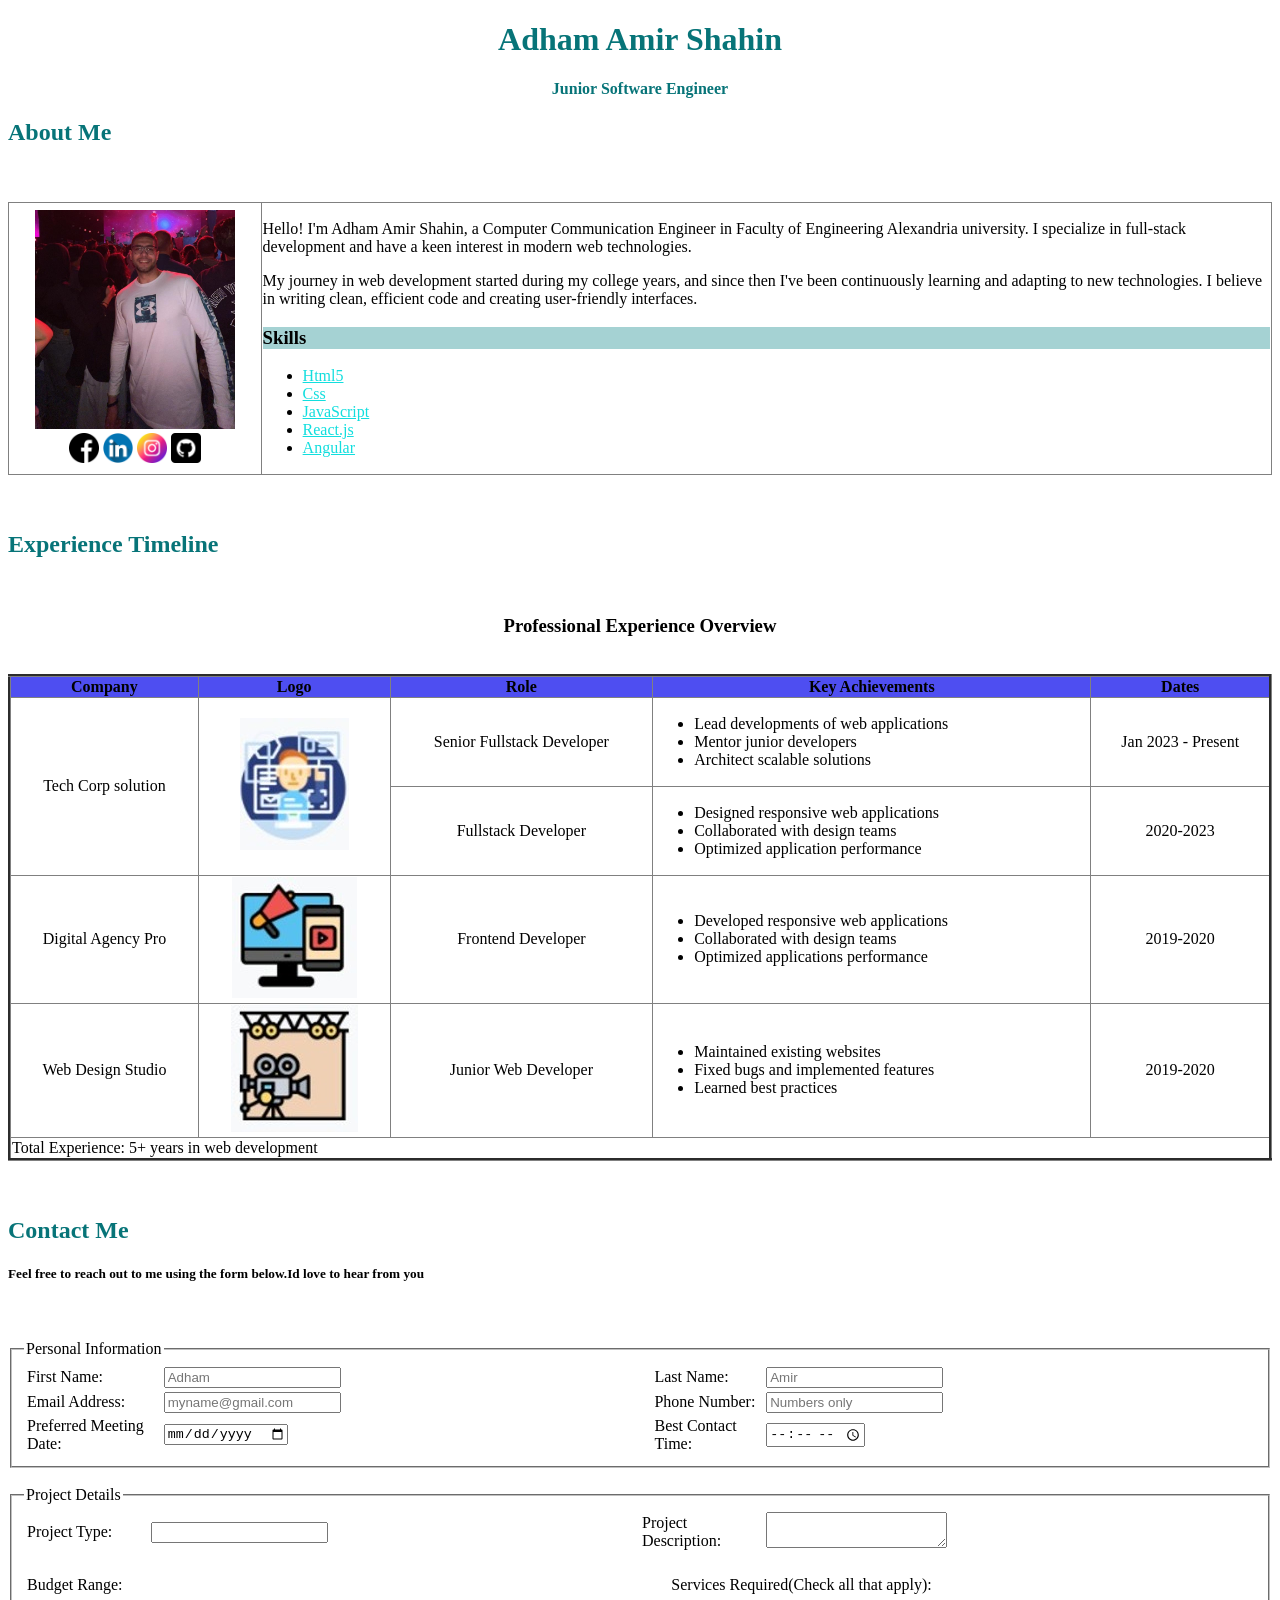
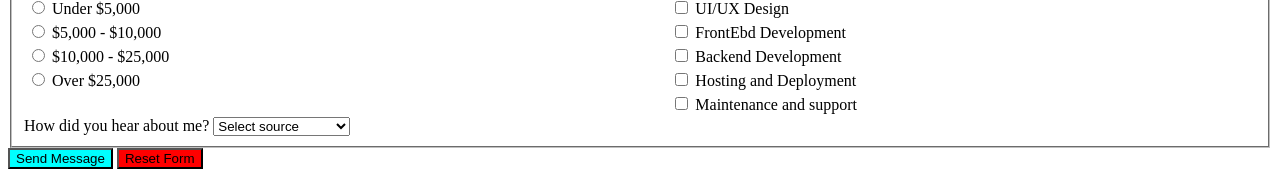
<file: Personal-Portfolio/index.html>
<!doctype html>
<html lang="en">
  <head>
    <meta charset="UTF-8" />
    <meta name="viewport" content="width=device-width, initial-scale=1.0" />
    <title>Personal portfolio</title>
  </head>
  <body>
    <h1 align="center" style="color: rgb(7, 116, 120)">Adham Amir Shahin</h1>
    <h4 align="center" style="color: rgb(7, 116, 120)">
      Junior Software Engineer
    </h4>
    <h2 style="color: rgb(7, 116, 120)">About Me</h2>
    <br />
    <br />

    <table width="100%" border="1" style="border-collapse: collapse">
      <tr>
        <td width="20%" align="center">
          <img
            src="./Images/My photo.jpeg"
            width="200 px"
            alt="Error loading your picture"
          />
          <br />
          <a href="http://www.facebook.com" target="_blank"
            ><img src="./Images/facebook.png" width="30" alt="facebook"
          /></a>
          <a href="http://www.linkedin.com" target="_blank"
            ><img src="./Images/linkedin.png" width="30" alt="linkedin"
          /></a>
          <a href="http://www.instagram.com" target="_blank"
            ><img src="./Images/instagram.png" width="30" alt="instagram"
          /></a>
          <a href="http://www.github.com" target="_blank"
            ><img src="./Images/github.png" width="30" alt="github"
          /></a>
        </td>
        <td width="80%">
          <p>
            Hello! I'm Adham Amir Shahin, a Computer Communication Engineer in
            Faculty of Engineering Alexandria university. I specialize in
            full-stack development and have a keen interest in modern web
            technologies.
          </p>
          <p>
            My journey in web development started during my college years, and
            since then I've been continuously learning and adapting to new
            technologies. I believe in writing clean, efficient code and
            creating user-friendly interfaces.
          </p>
          <h3 style="background-color: rgb(165, 210, 211)">Skills</h3>
          <ul>
            <li>
              <a
                href="http://www.html.com"
                target="_blank"
                style="color: rgb(18, 222, 222)"
                >Html5</a
              >
            </li>
            <li>
              <a
                href="http://www.css.com"
                target="_blank"
                style="color: rgb(18, 222, 222)"
                >Css</a
              >
            </li>
            <li>
              <a
                href="http://www.javascript.com"
                target="_blank"
                style="color: rgb(18, 222, 222)"
                >JavaScript</a
              >
            </li>
            <li>
              <a
                href="http://www.react.com"
                target="_blank"
                style="color: rgb(18, 222, 222)"
                >React.js</a
              >
            </li>
            <li>
              <a
                href="http://www.angular.com"
                target="_blank"
                style="color: rgb(18, 222, 222)"
                >Angular</a
              >
            </li>
          </ul>
        </td>
      </tr>
    </table>

    <br />
    <br />

    <h2 style="color: rgb(7, 116, 120)">Experience Timeline</h2>
    <br />
    <h3 align="center">Professional Experience Overview</h3>
    <table width="100%" border="3" style="border-collapse: collapse">
      <thead>
        <tr style="background-color: rgb(78, 78, 241)">
          <th>Company</th>
          <th>Logo</th>
          <th>Role</th>
          <th>Key Achievements</th>
          <th>Dates</th>
        </tr>
      </thead>
      <tbody>
        <tr>
          <td align="center" rowspan="2">Tech Corp solution</td>
          <td align="center" rowspan="2">
            <img src="Images/image1.png" alt="" />
          </td>
          <td align="center">Senior Fullstack Developer</td>
          <td>
            <ul>
              <li>Lead developments of web applications</li>
              <li>Mentor junior developers</li>
              <li>Architect scalable solutions</li>
            </ul>
          </td>
          <td align="center">Jan 2023 - Present</td>
        </tr>
        <tr>
          <td align="center">Fullstack Developer</td>
          <td>
            <ul>
              <li>Designed responsive web applications</li>
              <li>Collaborated with design teams</li>
              <li>Optimized application performance</li>
            </ul>
          </td>
          <td align="center">2020-2023</td>
        </tr>
        <tr>
          <td align="center">Digital Agency Pro</td>
          <td align="center"><img src="Images/image2.png" alt="" /></td>
          <td align="center">Frontend Developer</td>
          <td>
            <ul>
              <li>Developed responsive web applications</li>
              <li>Collaborated with design teams</li>
              <li>Optimized applications performance</li>
            </ul>
          </td>
          <td align="center">2019-2020</td>
        </tr>
        <tr>
          <td align="center">Web Design Studio</td>
          <td align="center"><img src="Images/image3.png" alt="" /></td>
          <td align="center">Junior Web Developer</td>
          <td>
            <ul>
              <li>Maintained existing websites</li>
              <li>Fixed bugs and implemented features</li>
              <li>Learned best practices</li>
            </ul>
          </td>
          <td align="center">2019-2020</td>
        </tr>
        <tr>
          <td colspan="5">Total Experience: 5+ years in web development</td>
          <br />
        </tr>
      </tbody>
    </table>
    <br />
    <br />

    <h2 style="color: rgb(7, 116, 120)">Contact Me</h2>
    <h5>
      Feel free to reach out to me using the form below.Id love to hear from you
    </h5>
    <br />
    <br />
    <form>
      <fieldset>
        <legend>Personal Information</legend>
        <table>
          <tr width="100%">
            <td><label for="fn">First Name: </label></td>
            <td width="40%">
              <input
                type="text"
                id="fn"
                name="fn"
                placeholder="Adham"
                required
              />
            </td>
            <td><label for="ln">Last Name:</label></td>
            <td width="40%">
              <input
                type="text"
                id="ln"
                name="ln"
                placeholder="Amir"
                required
              />
            </td>
          </tr>

          <tr width="100%">
            <td><label for="email">Email Address:</label></td>
            <td width="40%">
              <input
                type="email"
                id="email"
                name="email"
                placeholder="myname@gmail.com"
              />
            </td>
            <td><label for="phone">Phone Number:</label></td>
            <td width="40%">
              <input
                type="tel"
                id="phone"
                name="phone"
                placeholder="Numbers only"
              />
            </td>
          </tr>

          <tr>
            <td><label for="meeting">Preferred Meeting Date:</label></td>
            <td width="40%">
              <input
                type="date"
                id="meeting"
                name="meeting"
                placeholder="Select date"
              />
            </td>
            <td><label for="contacttime">Best Contact Time:</label></td>
            <td width="40%">
              <input type="time" name="contacttime" id="contacttime" />
            </td>
          </tr>
        </table>
      </fieldset>
      <br />

      <fieldset>
        <legend>Project Details</legend>
        <table>
          <tr width="100%">
            <td width="10%"><label for="projecttype">Project Type:</label></td>
            <td width="40%">
              <input type="text" id="projecttype" name="projecttype" />
            </td>
            <td><label for="txt">Project Description:</label></td>
            <td width="40%"><textarea name="txt" id="txt"></textarea></td>
          </tr>
        </table>
        <br />
        <table>
          <tr width="100%">
            <td width="71%"><label for="budget">Budget Range:</label></td>
            <td>
              <label for="Services"
                >Services Required(Check all that apply):</label
              >
            </td>
          </tr>

          <tr>
            <td>
              <input type="radio" name="budget" id="under5" value="1" />
              <label for="under5">Under $5,000</label>
            </td>
            <td>
              <input type="checkbox" name="services" id="ui" value="1" />
              <label for="ui">UI/UX Design</label>
            </td>
          </tr>
          <tr>
            <td>
              <input type="radio" name="budget" id="5to10" value="2" />
              <label for="5to10">$5,000 - $10,000</label>
            </td>
            <td>
              <input type="checkbox" name="services" id="front" value="2" />
              <label for="front">FrontEbd Development</label>
            </td>
          </tr>
          <tr>
            <td>
              <input type="radio" name="budget" id="10to25" value="3" />
              <label for="10to25">$10,000 - $25,000</label>
            </td>
            <td>
              <input type="checkbox" name="services" id="back" value="3" />
              <label for="back">Backend Development</label>
            </td>
          </tr>
          <tr>
            <td>
              <input type="radio" name="budget" id="above25" value="4" />
              <label for="above25">Over $25,000</label>
            </td>
            <td>
              <input type="checkbox" name="services" id="hosting" value="4" />
              <label for="hosting">Hosting and Deployment</label>
            </td>
          </tr>
          <tr>
            <td></td>
            <td>
              <input
                type="checkbox"
                name="services"
                id="maintenance"
                value="5"
              />
              <label for="maintenance"> Maintenance and support</label>
            </td>
          </tr>
        </table>
        <label for="advertisement">How did you hear about me?</label>
        <select name="advertisement" id="advertisement">
          <option value="" selected disabled>Select source</option>
          <option value="1">Social Media</option>
          <option value="2">Referral from friend</option>
          <option value="3">Search Engine</option>
        </select>
      </fieldset>
      <button type="submit" style="background-color: aqua">Send Message</button>
      <input type="reset" value="Reset Form" style="background-color: red" />
    </form>
  </body>
</html>
</file>
<file: FitCore-Gym/Css/style.css>
.clr {
  clear: both;
}
.font {
  font-family:
    system-ui,
    -apple-system,
    BlinkMacSystemFont,
    "Segoe UI",
    Roboto,
    Oxygen,
    Ubuntu,
    Cantarell,
    "Open Sans",
    "Helvetica Neue",
    sans-serif;
}

body {
  margin: 0;
}
/* ================================== Start Header Section========================================= */

.headersec {
  width: 80%;
  margin: auto;
}

.left-header-part {
  width: 50%;
  float: left;
}

h1 {
  font-size: 61px;
  color: black;
  margin-top: 75px;
  margin-left: 20px;
}
div.left-header-part p {
  font-size: 20px;
  font-weight: 100;
  color: #101828;
  margin-left: 20px;
  line-height: 35px;
}

#but1 {
  color: white;
  background-color: black;
  border-radius: 10px;
  padding: 16px 32px;
  margin-top: 10px;
  margin-left: 20px;
  font-size: 20px;
}
#but2 {
  background-color: white;
  border-radius: 10px;
  padding: 16px 32px;
  margin-left: 10px;
  font-size: 20px;
}
.right-header-part {
  width: 50%;
  margin: auto;
  float: left;
}

.right-header-item img {
  width: 65%;
  border-radius: 20px;
  margin-left: 80px;
  margin-top: 90px;
}
/* ==================================End Header Section========================================= */

/* ==================================Start Why Choose Section========================================= */

.why-choose-header {
  text-align: center;
  font-size: 40px;
  margin-top: 130px;
  margin-bottom: 12px;
  color: black;
}

.why-choose-paragraph {
  text-align: center;
  font-size: 20px;
  margin-top: 20px;
  font-weight: 100;
  margin-bottom: 70px;
  color: #101828;
}

.admoon {
  display: block;
  text-align: center;
  font-size: 20px;
  margin-top: 20px;
  margin-top: 0px;
  padding: 0px;
}

.container {
  width: 80%;
  margin: 0 auto;
}

.why-choose-item1 {
  background-color: #eff6ff;
  width: 29%;
  height: 250px;
  float: left;
  margin-right: 30px;
  border-radius: 20px;
  padding: 15px;
  border-color: #ddc6d9;
  border-style: solid;
  border-width: 1px;
}
.why-choose-item2 {
  background-color: #ecfdf5;
  width: 29%;
  height: 250px;
  float: left;
  margin-right: 30px;
  border-radius: 20px;
  padding: 15px;
  border-color: #d1cfbc;
  border-style: solid;
  border-width: 1px;
}
.why-choose-item3 {
  background-color: #faf5ff;
  width: 29%;
  height: 250px;
  float: left;
  border-radius: 20px;
  padding: 15px;
  border-color: #f3cae2;
  border-style: solid;
  border-width: 1px;
}

.blue-box {
  width: 60px;
  height: 60px;
  background-color: #155dfc;
  border-radius: 20px;
  margin: 20px auto;
  padding: 5px 5px;
}
.whitebox {
  background-color: white;
  width: 32px;
  height: 32px;
  border-radius: 10px;
  margin: 15px auto;
}
.why-choose-item1 h3 {
  text-align: center;
  color: black;
  font-size: 20px;
}
.why-choose-item1 p {
  text-align: center;
  color: #101828;
  font-size: 16px;
  font-weight: 100;
}

.green-box {
  width: 60px;
  height: 60px;
  background-color: #009966;
  border-radius: 20px;
  margin: 20px auto;
  padding: 5px 5px;
}
.whitecircle {
  background-color: white;
  width: 32px;
  height: 32px;
  border-radius: 32px;
  margin: 14px auto;
}
.why-choose-item2 h3 {
  text-align: center;
  color: black;
  font-size: 20px;
}
.why-choose-item2 p {
  text-align: center;
  color: #101828;
  font-size: 16px;
  font-weight: 100;
}

.purple-box {
  width: 60px;
  height: 60px;
  background-color: #9810fa;
  border-radius: 20px;
  margin: 20px auto;
  padding: 5px 5px;
}

.why-choose-item3 h3 {
  text-align: center;
  color: black;
  font-size: 20px;
}
.why-choose-item3 p {
  text-align: center;
  color: #101828;
  font-size: 16px;
  font-weight: 100;
}

.training-photo {
  width: 45%;
  float: left;
}
.training-photo img {
  width: 100%;
  border-radius: 20px;
  margin-top: 60px;
  margin-right: 20px;
}

.more-than-gym {
  width: 45%;
  float: left;
  margin-top: 40px;
  margin-left: 40px;
}
.more-than-gym h2 {
  font-size: 30px;
  color: black;
  margin-bottom: 20px;
}

.more-than-gym h3 {
  font-size: 20px;
  color: #101828;
  font-weight: 500;
  margin: 0px;
  padding: 0px;
}
.more-than-gym p {
  font-size: 16px;
  color: #101828;
  font-weight: 100;
  margin-top: 10px;
  margin-bottom: 20px;
  padding: 0px;
}
#sp2 {
  display: block;
  font-size: 16px;
  color: #101828;
  font-weight: 100;
  margin-top: 0px;
  margin-bottom: 0px;
  padding: 0px;
}

.line1 {
  width: 4px;
  height: 58px;
  background-color: black;
  /* margin-bottom: 30px; */
  margin-right: 20px;
  float: left;
}
.line2 {
  width: 4px;
  height: 80px;
  background-color: black;
  margin-bottom: 30px;
  margin-right: 20px;
  float: left;
}
.line3 {
  width: 4px;
  height: 80px;
  background-color: black;
  margin-bottom: 60px;
  margin-right: 20px;
  float: left;
}

/* ==================================End Why Choose Section========================================= */

/* ==================================START What Our Members Say Section========================================= */

.background-divaya {
  background-color: #f9fafb;
  margin-top: 10px;

  padding: 1px 0px;
}
.what-our-members-say-header {
  text-align: center;
  font-size: 40px;
  margin-top: 90px;
  margin-bottom: 12px;
  color: black;
}
.what-our-members-say-paragraph {
  text-align: center;
  font-size: 20px;
  margin-top: 20px;
  font-weight: 100;
  margin-bottom: 70px;
  color: #101828;
}
.photo1 {
  width: 20%;
  float: left;
  border-radius: 100%;
  margin-left: 20px;
  margin-top: 20px;
  margin-right: 12px;
}
.photo2 {
  width: 20%;
  float: left;
  border-radius: 100%;
  margin-left: 20px;
  margin-top: 20px;
  margin-right: 12px;
}
.photo3 {
  width: 20%;
  float: left;
  border-radius: 100%;
  margin-left: 20px;
  margin-top: 20px;
  margin-right: 12px;
}

.photo1 img {
  width: 100%;
  border-radius: 100%;
}
.photo2 img {
  width: 100%;
  border-radius: 100%;
}
.photo3 img {
  width: 100%;
  border-radius: 100%;
}

h3.member-say {
  text-align: left;
  color: black;
  font-size: 20px;
  font-weight: 700;
  margin-top: 30px;
  margin-bottom: 0px;
}

p.member-say {
  text-align: left;
  color: #101828;
  font-size: 16px;
  font-weight: 300;
  margin-top: 3px;
  margin-bottom: 20px;
}

p.member-say-again {
  margin: 30px 20px;
  color: #101828;
  font-size: 16px;
  font-weight: 400;
  line-height: 30px;
}
.big-box {
  width: 80%;
  height: 180px;
  margin: 70px auto;
  background-color: #f1f5f9;
  border-radius: 20px;
}
.gowa-elbox {
  width: 25%;
  float: left;
  text-align: center;
  margin: 20px auto;
}
.gowa-elbox h2 {
  font-size: 36px;
  font-weight: 700px;
  margin-bottom: 8px;
}
.gowa-elbox p {
  font-size: 16px;
  font-weight: 400px;
  margin-top: 0px;
}

/* ==================================END What Our Members Say Section========================================= */

/* ==================================Start Ready to journey Section========================================= */

.ready-to-journey h2 {
  text-align: center;
  font-size: 40px;
  margin-top: 90px;
  margin-bottom: 12px;
  color: black;
}

.ready-to-journey p {
  text-align: center;
  font-size: 20px;
  margin-top: 20px;
  font-weight: 100;
  margin-bottom: 40px;
  color: #101828;
}
.ready-to-journey span {
  display: block;
}

.background-divaya2 {
  background-color: #f9fafb;
  width: 60%;
  margin: 80px auto;
  border-radius: 20px;
  padding-bottom: 1px;
}
.container2 {
  width: 90%;
  margin: 0 auto;
}

.formlabels {
  font-size: 18px;
  font-weight: 500;
  display: block;
  margin-bottom: 15px;
}
.forminput {
  width: 100%;
  border-radius: 10px;
  padding-bottom: 25px;
  margin-right: px;
  margin-bottom: 12px;
  padding-left: 25px;
  padding-top: 16px;
  font-size: 18px;
  font-weight: 500;
  border-style: solid;
  border-color: rgb(177, 177, 177);
  border-width: 1px;
}

.firstlast {
  width: 100%;
  margin: auto;
}
.first {
  width: 46%;
  float: left;
  margin-right: 4%;
}
.last {
  width: 50%;
  float: left;
}
.container2 button {
  color: white;
  background-color: black;
  text-align: center;
}
.container2 p {
  font-size: 14px;
  margin-bottom: 50px;
}

/* ==================================End Ready to journey Section========================================= */

.background-divaya3 {
  background-color: #101828;
  margin: 0px;
  width: 100%;
  color: white;
  padding-top: 50px;
  padding-bottom: 40px;
}

.footer-leftpart {
  width: 40%;
  float: left;
  margin-right: 30px;
  margin-left: 20px;
}

.footer-leftpart h3 {
  font-size: 30px;
  font-weight: 700;
  margin-bottom: 12px;
}
.footer-leftpart p {
  font-size: 16px;
  font-weight: 400;
  margin-top: 5px;
  color: #646c7b;
}

.footer-middlepart {
  width: 28%;
  float: left;
  margin-right: 20px;
}

.footer-rightpart {
  width: 26%;
  float: left;
}

.thelinks {
  margin-top: 30px;
}

.facelink a {
  float: left;
  margin-right: 20px;
  color: #646c7b;
  text-decoration: none;
}
.instalink a {
  float: left;
  margin-right: 20px;
  color: #646c7b;
  text-decoration: none;
}
.twitterlink a {
  float: left;
  color: #646c7b;
  text-decoration: none;
}

.footer-middlepart h4 {
  font-size: 20px;
  font-weight: 600px;
  color: white;
  margin-bottom: 0;
}

.middlelinks {
  margin-top: 13px;
}
.middlelinks a {
  text-decoration: none;
  color: #646c7b;
}
.footer-rightpart h4 {
  font-size: 20px;
  font-weight: 600px;
  color: white;
  margin-bottom: 0;
}
.footer-rightpart h5 {
  margin-top: 15px;
  font-size: 16px;
  font-weight: 500px;
  color: white;
  margin-bottom: 5px;
}
.footer-rightpart p {
  margin-top: 0px;
  font-size: 16px;
  font-weight: 400px;
  color: #646c7b;
}
.footer-rightpart a {
  color: #646c7b;
  text-decoration: none;
}

#hrr {
  width: 80%;
  margin-top: 30px;
  border: solid;
  border-width: 1px;
  width: 100%;
  color: #646c7b;
}

.finalparagraph {
  font-size: 14px;
  font-weight: 400px;
  color: #646c7b;
  margin-right: 50%;
  float: left;
  margin-top: 20px;
}

.finallinks {
  float: left;
  margin-top: 33px;
}

.finallinkstazbeet {
  font-size: 14px;
  font-weight: 400px;
  margin-right: 10px;
  text-decoration: none;
  color: #646c7b;
}
</file>
<file: Muddabir-Project/Css/style.css>
* {
  margin: 0;
  padding: 0;
  box-sizing: border-box;
  font-family: "IBM Plex Sans Arabic", sans-serif;
}
img {
  width: 100%;
}

.container0 {
  width: 90%;
  margin: auto;
}
.container1 {
  width: 95%;
  margin: auto;
}

/* ==================================start slider=================================== */

.thegreat-divaya {
  display: flex;
  flex-flow: row wrap;
}
.slider {
  padding-right: 10px;
  width: 20%;
  padding-top: 30px;
  background-color: white;
  height: 100vh;
  position: sticky;
  top: 0;
  overflow: auto;
}

.title-slider {
  display: flex;
  flex-flow: row wrap;
  align-items: center;
  margin-bottom: 30px;
}

.logo {
  width: 55px;
  background-color: #2c51f1;
  padding: 15px;
  border-radius: 15px;
  -webkit-border-radius: 15px;
  -moz-border-radius: 15px;
  -ms-border-radius: 15px;
  -o-border-radius: 15px;
  display: flex;
  justify-content: center;
  margin-left: 12px;
  margin-top: 6px;
}

.title-content {
  display: flex;
  flex-flow: column wrap;
  justify-content: center;
}

.title-content h1 {
  font-size: 36px;
  font-weight: 700;
}
.title-content p {
  font-size: 14px;
  font-weight: 600;
}

.slidericon {
  width: 25px;
  margin-left: 10px;
}

.icon-and-span {
  width: 80%;
  display: flex;
  flex-flow: row wrap;
  border-radius: 15px;
  -webkit-border-radius: 15px;
  -moz-border-radius: 15px;
  -ms-border-radius: 15px;
  -o-border-radius: 15px;
  padding: 12px;
  display: flex;
  align-items: center;
  margin-bottom: 5px;
  cursor: pointer;
}
.icon-and-span span {
  font-size: 16px;
  font-weight: 600;
}

.saf7a-ra2eesya span {
  color: #2c5ae9;
}

.saf7a-ra2eesya {
  border: solid 2px #8db2e3;
  background-color: #eff6ff;
}

.icon-and-span:hover {
  background-color: #f9fafb;
}
#fwateer-shahrya {
  margin-bottom: 30px;
}

#egra2at {
  font-size: 14px;
  font-weight: 600;
  margin-bottom: 30px;
}

.background-and-span {
  width: 80%;
  display: flex;
  flex-flow: row wrap;
}

.rasma {
  width: 45px;
  padding: 10px;
  border-radius: 10px;
  -webkit-border-radius: 10px;
  -moz-border-radius: 10px;
  -ms-border-radius: 10px;
  -o-border-radius: 10px;
  display: flex;
  justify-content: center;
  margin-left: 12px;
  margin-top: 6px;
}
.rasma1 {
  background-color: #dbe8fc;
}
.rasma2 {
  background-color: #d5f3e1;
}
.rasma3 {
  background-color: #f7edff;
}
.rasma4 {
  background-color: #fce5d5;
}
/* ==================================End slider=================================== */
/* ==================================Start header=================================== */
.the-leftpart {
  width: 80%;
  padding-top: 30px;
  background-color: #eeeeee;
  height: fit-content;
  padding-bottom: 30px;
}

.header {
  display: flex;
  flex-flow: row wrap;
  justify-content: start;
  background-color: white;
  padding: 18px 8px;
  border-radius: 12px;
  -webkit-border-radius: 12px;
  -moz-border-radius: 12px;
  -ms-border-radius: 12px;
  -o-border-radius: 12px;
  border: 2px solid #f9fafb;
}
.blog {
  display: flex;
  flex-flow: row wrap;
}
.right-part-header {
  display: flex;
  flex-flow: row wrap;
  align-items: center;
}
#motasel {
  display: flex;
  flex-direction: row;
  flex-wrap: wrap;
  color: #116032;
  background-color: #f0fdf4;
  border-radius: 10px;
  -webkit-border-radius: 10px;
  -moz-border-radius: 10px;
  -ms-border-radius: 10px;
  -o-border-radius: 10px;
  padding: 5px 8px;
  border: #49d983 solid 1px;
  margin-right: 10px;
}
.green-dot {
  width: 10px;
  height: 10px;
  border-radius: 50px;
  -webkit-border-radius: 50px;
  -moz-border-radius: 50px;
  -ms-border-radius: 50px;
  -o-border-radius: 50px;
  background-color: #49d983;
  margin-top: 8px;
  margin-left: 5px;
}

.left-part-header {
  display: flex;
  flex-flow: row wrap;
  align-items: center;
}

.search-icon {
  width: 40px;
  height: fit-content;
  padding: 8px;
  border-radius: 10px;
  -webkit-border-radius: 10px;
  -moz-border-radius: 10px;
  -ms-border-radius: 10px;
  -o-border-radius: 10px;
  display: flex;
  justify-content: center;
  border: #eeeeee solid 1px;
  margin-right: 575px;
  margin-left: 10px;
  transition: all 0.5s;
  -webkit-transition: all 0.5s;
  -moz-transition: all 0.5s;
  -ms-transition: all 0.5s;
  -o-transition: all 0.5s;
}

.search-icon:hover {
  background-color: #f3f4f6;
}
.bell-icon {
  width: 40px;
  height: fit-content;
  padding: 8px;
  border-radius: 10px;
  -webkit-border-radius: 10px;
  -moz-border-radius: 10px;
  -ms-border-radius: 10px;
  -o-border-radius: 10px;
  display: flex;
  justify-content: center;
  border: #eeeeee solid 1px;
  margin-right: 8px;
  position: relative;
  margin-left: 10px;
  transition: all 0.5s;
  -webkit-transition: all 0.5s;
  -moz-transition: all 0.5s;
  -ms-transition: all 0.5s;
  -o-transition: all 0.5s;
}
.bell-icon:hover {
  background-color: #f3f4f6;
}
#number2 {
  width: 18px;
  height: 18px;
  padding: 0 1px;
  position: absolute;
  top: -6px;
  right: -6px;
  background: #fb2c36;
  border-radius: 50%;
  -webkit-border-radius: 50%;
  -moz-border-radius: 50%;
  -ms-border-radius: 50%;
  -o-border-radius: 50%;
  color: white;
  font-size: 16px;
  font-weight: 600;
  display: flex;
  justify-content: center;
  align-items: center;
}

.divayet-adham {
  width: 150px;
  display: flex;
  flex-flow: row wrap;
  background-color: white;
  border: 1px solid #dbd7d7;
  border-radius: 15px;
  -webkit-border-radius: 15px;
  -moz-border-radius: 15px;
  -ms-border-radius: 15px;
  -o-border-radius: 15px;
  padding: 0px 6px;
  transition: all 0.3s;
  -webkit-transition: all 0.3s;
  -moz-transition: all 0.3s;
  -ms-transition: all 0.3s;
  -o-transition: all 0.3s;
}

.divayet-adham:hover {
  box-shadow: 0 2px 2px black;
}

.adham-right-part {
  margin-right: 10px;
  margin-top: 10px;
}
.adham-right-part p {
  font-size: 14px;
  font-weight: 600;
}
.adham-left-part {
  width: 40px;
  margin-top: 10px;
  margin-right: 10px;
}
.adham-left-part img {
  border-radius: 10px;
  -webkit-border-radius: 10px;
  -moz-border-radius: 10px;
  -ms-border-radius: 10px;
  -o-border-radius: 10px;
}

/* ==================================End header=================================== */
/* ==================================start secondpart=================================== */

.secondpart {
  display: flex;
  flex-flow: row wrap;
  margin-top: 50px;
  gap: 20px;
  margin-bottom: 30px;
}

.small-p {
  font-size: 14px;
  font-weight: 600;
  color: #bdc1c8;
  margin-top: 20px;
}
.large-p {
  font-size: 36px;
  font-weight: 700;
}
.inner {
  margin-right: 10px;
}
.child1 {
  width: 32%;
  border: 1px solid #eff6ff;
  background-color: white;
  border-radius: 15px;
  -webkit-border-radius: 15px;
  -moz-border-radius: 15px;
  -ms-border-radius: 15px;
  -o-border-radius: 15px;
  padding: 15px;
  border: 2px solid #d5dae1;
}

.child2 {
  width: 32%;
  padding-left: 10px;
  border: 1px solid #eff6ff;
  background-color: white;
  border-radius: 15px;
  -webkit-border-radius: 15px;
  -moz-border-radius: 15px;
  -ms-border-radius: 15px;
  -o-border-radius: 15px;
  padding: 15px;
  border: 2px solid #d5dae1;
}
.child3 {
  width: 32%;
  padding-left: 10px;
  border: 1px solid #eff6ff;
  background-color: white;
  border-radius: 15px;
  -webkit-border-radius: 15px;
  -moz-border-radius: 15px;
  -ms-border-radius: 15px;
  -o-border-radius: 15px;
  padding: 15px;
  border: 2px solid #d5dae1;
}
.span-and-arrow {
  display: flex;
  flex-flow: row wrap;
  color: #058f3c;
}
.span-and-arrow p {
  font-size: 14px;
  font-weight: 600;
}

.arrow {
  width: 20px;
}
#red-spanaya {
  color: rgba(232, 13, 24, 1);
}

/* ==================================End secondpart=================================== */
/* ==================================Start thirdpart=================================== */

.thirdpart {
  display: flex;
  flex-flow: row wrap;
  gap: 20px;
  margin-bottom: 15px;
}
.right-third-part {
  width: 33%;
  display: flex;
  flex-flow: column wrap;
  gap: 25px;
}

.upperpart {
  width: 100%;
  height: fit-content;
  background-color: white;
  border-radius: 15px;
  -webkit-border-radius: 15px;
  -moz-border-radius: 15px;
  -ms-border-radius: 15px;
  -o-border-radius: 15px;
  padding: 15px;
  border: 2px solid #d5dae1;
  padding-bottom: 20px;
}
.upperpart h3 {
  font-size: 18px;
  font-weight: 600;
  margin-bottom: 20px;
}

.bluedivaya {
  width: 100%;
  background-color: #eff6ff;
  display: flex;
  flex-flow: row wrap;
  border-radius: 10px;
  -webkit-border-radius: 10px;
  -moz-border-radius: 10px;
  -ms-border-radius: 10px;
  -o-border-radius: 10px;
  padding: 10px 0px;
  border-left: 5px solid #2b7fff;
  margin-bottom: 10px;
}
.blog2 {
  display: flex;
  flex-flow: row wrap;
}
.soraymeen {
  width: 35px;
  height: 35px;
  padding: 8px;
  background-color: #dbeafe;
  display: flex;
  justify-content: center;
  align-items: center;
  border-radius: 60px;
  -webkit-border-radius: 60px;
  -moz-border-radius: 60px;
  -ms-border-radius: 60px;
  -o-border-radius: 60px;
  margin-left: 10px;
  margin-top: 2px;
}
.klam-felnos h4 {
  font-size: 14px;
  font-weight: 700;
}
.klam-felnos p {
  font-size: 12px;
  font-weight: 600;
  margin-bottom: 10px;
  color: #a5acb9;
}
.klam-felnos span {
  font-size: 12px;
  font-weight: 600;
  color: #a5acb9;
}
.kelmashmal1 {
  margin-right: 35px;
  color: blue;
  font-size: 12px;
  font-weight: 500;
}

.greendivaya {
  width: 100%;
  background-color: #f0fdf4;
  display: flex;
  flex-flow: row wrap;
  border-radius: 10px;
  -webkit-border-radius: 10px;
  -moz-border-radius: 10px;
  -ms-border-radius: 10px;
  -o-border-radius: 10px;
  padding: 10px 0px;
  border-left: 5px solid#00C950;
}
.kelmashmal2 {
  margin-right: 10px;
  color: #63c987;
  font-size: 12px;
  font-weight: 500;
}

.ard-anshta {
  width: 100%;
  margin-top: 15px;
  text-align: center;
  color: blue;
  cursor: pointer;
}

.lowerpart {
  width: 100%;
  height: fit-content;
  background-color: white;
  border-radius: 15px;
  -webkit-border-radius: 15px;
  -moz-border-radius: 15px;
  -ms-border-radius: 15px;
  -o-border-radius: 15px;
  padding: 15px;
  border: 2px solid #d5dae1;
  padding-bottom: 40px;
}
.lowerpart h3 {
  font-size: 18px;
  font-weight: 600;
  margin-bottom: 20px;
  display: inline;
  margin-left: 145px;
}
.lowerpart a {
  text-decoration: none;
  color: #9ca1a7;
}
.lowerpart a:hover {
  color: black;
}
#big-p {
  font-size: 30px;
  font-weight: 700;
  margin-top: 15px;
  text-align: center;
  margin-bottom: 0;
}
#mini-p {
  font-size: 14px;
  font-weight: 600;
  text-align: center;
  color: #9ca1a7;
  margin-bottom: 10px;
}

.four-by-four {
  display: grid;
  grid-template-columns: 1fr 1fr;
  gap: 12px;
}

.box {
  background: #f9f9f9;
  border-radius: 12px;
  padding: 16px;
  text-align: center;
  display: flex;
  flex-flow: column wrap;
  justify-content: center;
  align-items: center;
}
.mini-icon {
  width: 40px;
  padding: 10px;
  border-radius: 10px;
  -webkit-border-radius: 10px;
  -moz-border-radius: 10px;
  -ms-border-radius: 10px;
  -o-border-radius: 10px;
  display: flex;
  justify-content: center;
}
#mini-icon1 {
  background-color: #dbeafe;
}
#mini-icon2 {
  background-color: #fef9c2;
}
#mini-icon3 {
  background-color: #dbfce7;
}
#mini-icon4 {
  background-color: #ffe2e2;
}
.first-p {
  font-size: 12px;
  font-weight: 600;
  color: #bdc1c8;
}
.second-p {
  font-size: 16px;
  font-weight: 600;
  color: black;
}
.third-p {
  font-size: 12px;
  font-weight: 600;
  color: red;
}
#grr {
  color: #00c950;
}
#greey {
  color: #bdc1c8;
}

.left-third-part {
  width: 65%;
  height: fit-content;
  background-color: white;
  border-radius: 15px;
  -webkit-border-radius: 15px;
  -moz-border-radius: 15px;
  -ms-border-radius: 15px;
  -o-border-radius: 15px;
  padding: 15px;
  border: 2px solid #d5dae1;
  padding-bottom: 20px;
}

.blog3 {
  display: flex;
  justify-content: space-between;
  padding-bottom: 20px;
}
.blog3 h3 {
  font-size: 18px;
  font-weight: 600;
  display: inline;
}
.blog3 a {
  text-decoration: none;
  color: #878e99;
  margin-right: auto;
}
.blog3 a:hover {
  color: black;
}

table {
  width: 100%;
  border-collapse: collapse;
  margin-top: 15px;
}

table th {
  text-align: start;
  padding: 10px 20px;
  font-size: 14px;
  font-weight: 600;
  color: black;
  border-bottom: 1px solid #eeeeee;
}

.table-row td {
  padding: 16px 20px;
  border-bottom: 1px solid #eeeeee;
  vertical-align: middle;
}

.blog4 {
  display: flex;
  flex-flow: row nowrap;
  align-items: center;
}

.sowar-eltable {
  width: 37px;
  height: 37px;
  display: flex;
  justify-content: center;
  align-items: center;
  margin-left: 10px;
}

.sowar-eltable img {
  border-radius: 60px;
}

.klam-felnos h4 {
  font-size: 14px;
  font-weight: 500;
}

.klam-felnos p {
  font-size: 12px;
  font-weight: 600;
  color: #878e99;
  margin: 0;
}

.fe2a {
  display: inline-flex;
  align-items: center;
  gap: 5px;
  border-radius: 20px;
  padding: 4px 12px;
  font-size: 12px;
  font-weight: 600;
}
.fe2a img {
  width: 10px;
  height: 10px;
}
.green-badge {
  background-color: #f0fdf4;
  color: #00c950;
  border: 1px solid #00c950;
}

.status-badge {
  display: inline-block;
  background-color: #f0fdf4;
  color: #00c950;
  border: 1px solid #00c950;
  border-radius: 20px;
  padding: 4px 12px;
  font-size: 12px;
  font-weight: 600;
}

.td-date {
  color: #9ca1a7;
  font-size: 14px;
  font-weight: 600;
}

.td-amount {
  font-size: 16px;
  font-weight: 600;
}

.green-text {
  color: #00c950;
}

.fe2a1 {
  background-color: #f0fdf4;
  color: #00c950;
  border: 1px solid #00c950;
}
.fe2a2 {
  background-color: #fff3e0;
  color: #f57c00;
  border: 1px solid #f57c00;
}

.fe2a3 {
  background-color: #e3f2fd;
  color: #1565c0;
  border: 1px solid #1565c0;
}

.fe2a4 {
  background-color: #f3e5f5;
  color: #7b1fa2;
  border: 1px solid #7b1fa2;
  padding: 5px;
}

.fe2a5 {
  background-color: #f0fdf4;
  color: #00c950;
  border: 1px solid #00c950;
}

.fe2a6 {
  background-color: #fdecea;
  color: #c62828;
  border: 1px solid #c62828;
}

.fe2a7 {
  background-color: #ede7f6;
  color: #4527a0;
  border: 1px solid #4527a0;
}

.fe2a8 {
  background-color: #e0f7fa;
  color: #00838f;
  border: 1px solid #00838f;
}

.fe2a9 {
  background-color: #e8f5e9;
  color: #2e7d32;
  border: 1px solid #2e7d32;
}

.loon-elicon1 {
  background-color: #f0fdf4;
}
.loon-elicon2 {
  background-color: #fff3e0;
  padding: 8px;
  border-radius: 60px;
  -webkit-border-radius: 60px;
  -moz-border-radius: 60px;
  -ms-border-radius: 60px;
  -o-border-radius: 60px;
}
.loon-elicon3 {
  background-color: #e3f2fd;
  padding: 8px;
  border-radius: 60px;
  -webkit-border-radius: 60px;
  -moz-border-radius: 60px;
  -ms-border-radius: 60px;
  -o-border-radius: 60px;
}
.loon-elicon4 {
  background-color: #f3e5f5;
}
.loon-elicon5 {
  background-color: #f0fdf4;
}
.loon-elicon6 {
  background-color: #fdecea;
  padding: 8px;
  border-radius: 60px;
  -webkit-border-radius: 60px;
  -moz-border-radius: 60px;
  -ms-border-radius: 60px;
  -o-border-radius: 60px;
}
.loon-elicon7 {
  background-color: #ede7f6;
  padding: 8px;
  border-radius: 60px;
  -webkit-border-radius: 60px;
  -moz-border-radius: 60px;
  -ms-border-radius: 60px;
  -o-border-radius: 60px;
}
.loon-elicon8 {
  background-color: #e0f7fa;
  padding: 8px;
  border-radius: 60px;
  -webkit-border-radius: 60px;
  -moz-border-radius: 60px;
  -ms-border-radius: 60px;
  -o-border-radius: 60px;
}
.loon-elicon9 {
  background-color: #e8f5e9;
  padding: 8px;
  border-radius: 60px;
  -webkit-border-radius: 60px;
  -moz-border-radius: 60px;
  -ms-border-radius: 60px;
  -o-border-radius: 60px;
}

.status-m3l2a {
  background-color: #fffde7;
  color: #f9a825;
  border: 1px solid #f9a825;
  border-radius: 20px;
  padding: 4px 12px;
  font-size: 12px;
  font-weight: 600;
}

/* ==================================End thirdpart=================================== */
/* ==================================Start lastpart=================================== */
.lastpart {
  display: flex;
  flex-flow: row wrap;
  gap: 20px;
}
.firstlast-part {
  width: 33%;
  height: fit-content;
  background-color: white;
  border-radius: 15px;
  -webkit-border-radius: 15px;
  -moz-border-radius: 15px;
  -ms-border-radius: 15px;
  -o-border-radius: 15px;
  padding: 15px;
  border: 2px solid #d5dae1;
  padding-bottom: 50px;
}
.outers {
  display: flex;
  flex-flow: row wrap;
  justify-content: space-between;
}
.outers h3 {
  font-size: 18px;
  font-weight: 600;
}
.outers a {
  font-size: 14px;
  font-weight: 500;
  text-decoration: none;
  color: #b8afaf;
}

.outers a:hover {
  color: black;
}

.highest-div {
  margin-top: 20px;
  width: 100%;
  height: fit-content;
  background-color: #eef4ff;
  border: 2px solid #aec8e8;
  border-radius: 20px;
  -webkit-border-radius: 20px;
  -moz-border-radius: 20px;
  -ms-border-radius: 20px;
  -o-border-radius: 20px;
  padding-bottom: 15px;
}
.sho8l {
  display: grid;
  grid-template-columns: 1.75fr 0.75fr;
  justify-content: space-between;
  margin-top: 10px;
}
#ola {
  font-size: 14px;
  font-weight: 500;
  color: #2b7fff;
}
#tanya {
  font-size: 14px;
  font-weight: 600;
  color: #878e99;
}
#talta {
  font-size: 24px;
  font-weight: 700;
  color: #1c398e;
}
#rab3a {
  font-size: 18px;
  font-weight: 600;
  color: #33b461;
  margin-top: 8px;
}
#khamsa {
  font-size: 12px;
  font-weight: 600;
  color: #6d7178;
  margin-top: 8px;
}
#sadsa {
  font-size: 12px;
  font-weight: 600;
  color: #6d7178;
  margin-top: 8px;
  justify-self: end;
  margin-left: 8px;
}

.bar {
  width: 100%;
  height: 12px;
  background-color: #e5e7eb;
  border: #aca0a1 2px solid;
  border-radius: 20px;
  -webkit-border-radius: 20px;
  -moz-border-radius: 20px;
  -ms-border-radius: 20px;
  -o-border-radius: 20px;
  position: relative;
}

.bar::after {
  content: "";
  position: absolute;
  top: 0;
  right: 0;
  background-color: #2c5ae9;
  width: 82.5%;
  height: 100%;
  border-radius: 20px;
  -webkit-border-radius: 20px;
  -moz-border-radius: 20px;
  -ms-border-radius: 20px;
  -o-border-radius: 20px;
}

.seconddivaya {
  margin-top: 20px;
  width: 100%;
  height: fit-content;
  background-color: white;
  border: 2px solid #eeeeee;
  border-radius: 20px;
  -webkit-border-radius: 20px;
  -moz-border-radius: 20px;
  -ms-border-radius: 20px;
  -o-border-radius: 20px;
  padding-bottom: 15px;
  transition: all 0.3s;
  -webkit-transition: all 0.3s;
  -moz-transition: all 0.3s;
  -ms-transition: all 0.3s;
  -o-transition: all 0.3s;
}
.seconddivaya:hover {
  box-shadow: 0px 1px 3px black;
  background-color: #f5f6f8;
}

.blog5 {
  display: flex;
  flex: row;
  flex-wrap: wrap;
}
.sooraa-s8yra {
  width: 38px;
  height: 38px;
  background-color: #ffedd4;
  padding: 4px;
  display: flex;
  justify-content: center;
  align-items: center;
  border-radius: 10px;
  -webkit-border-radius: 10px;
  -moz-border-radius: 10px;
  -ms-border-radius: 10px;
  -o-border-radius: 10px;
  margin-top: 15px;
  margin-left: 10px;
}
.sho8l2 {
  margin-top: 15px;
  display: grid;
  grid-template-columns: 2.5fr 1fr;
  justify-content: space-between;
  margin-bottom: 8px;
}
.p1 {
  font-size: 16px;
  font-weight: 500;
}
.p2 {
  font-size: 16px;
  font-weight: 600;
  justify-self: end;
}
.p3 {
  font-size: 12px;
  font-weight: 600;
}
.p3 {
  font-size: 12px;
  font-weight: 600;
}
.p4 {
  width: fit-content;
  font-size: 12px;
  font-weight: 500;
  color: #519474;
  background-color: #dcfce7;
  border-radius: 10px;
  -webkit-border-radius: 10px;
  -moz-border-radius: 10px;
  -ms-border-radius: 10px;
  -o-border-radius: 10px;
  display: flex;
  justify-content: center;
  padding: 2px 4px;
  justify-self: end;
}

.bar2 {
  width: 100%;
  height: 12px;
  background-color: #e5e7eb;
  border: #aca0a1 2px solid;
  border-radius: 20px;
  -webkit-border-radius: 20px;
  -moz-border-radius: 20px;
  -ms-border-radius: 20px;
  -o-border-radius: 20px;
  position: relative;
}

.bar2::after {
  content: "";
  position: absolute;
  top: 0;
  right: 0;
  background-color: #ff6900;
  width: 50%;
  height: 100%;
  border-radius: 20px;
  -webkit-border-radius: 20px;
  -moz-border-radius: 20px;
  -ms-border-radius: 20px;
  -o-border-radius: 20px;
}

.sooraa-s8yra2 {
  width: 35px;
  height: 35px;
  background-color: #ffedd4;
  padding: 4px;
  display: flex;
  justify-content: center;
  align-items: center;
  border-radius: 10px;
  -webkit-border-radius: 10px;
  -moz-border-radius: 10px;
  -ms-border-radius: 10px;
  -o-border-radius: 10px;
  margin-top: 15px;
  margin-left: 10px;
}

.sho8l3 {
  margin-top: 15px;
  display: grid;
  grid-template-columns: 1.8fr 1fr;
  justify-content: space-between;
  margin-bottom: 8px;
}
#p44 {
  background-color: #fee2e2;
  color: #fb2c36;
  justify-self: end;
}

.bar3 {
  width: 100%;
  height: 12px;
  background-color: #e5e7eb;
  border: #aca0a1 2px solid;
  border-radius: 20px;
  -webkit-border-radius: 20px;
  -moz-border-radius: 20px;
  -ms-border-radius: 20px;
  -o-border-radius: 20px;
  position: relative;
}

.bar3::after {
  content: "";
  position: absolute;
  top: 0;
  right: 0;
  background-color: #fb2c36;
  width: 100%;
  height: 100%;
  border-radius: 20px;
  -webkit-border-radius: 20px;
  -moz-border-radius: 20px;
  -ms-border-radius: 20px;
  -o-border-radius: 20px;
}

#sooras8yraa {
  background-color: #fce7f3;
}

.sho8l4 {
  margin-top: 15px;
  display: grid;
  grid-template-columns: 2.2fr 1fr;
  justify-content: space-between;
  margin-bottom: 8px;
}
#p45 {
  background-color: #f8efc9;
  color: rgb(118, 118, 49);
  justify-self: self-start;
}
.bar4 {
  width: 100%;
  height: 12px;
  background-color: #e5e7eb;
  border: #aca0a1 2px solid;
  border-radius: 20px;
  -webkit-border-radius: 20px;
  -moz-border-radius: 20px;
  -ms-border-radius: 20px;
  -o-border-radius: 20px;
  position: relative;
}

.bar4::after {
  content: "";
  position: absolute;
  top: 0;
  right: 0;
  background-color: #f6339a;
  width: 80%;
  height: 100%;
  border-radius: 20px;
  -webkit-border-radius: 20px;
  -moz-border-radius: 20px;
  -ms-border-radius: 20px;
  -o-border-radius: 20px;
}
#sooras8yraaa {
  background-color: #dcfce7;
}

.sho8l5 {
  margin-top: 15px;
  display: grid;
  grid-template-columns: 2.2fr 1fr;
  justify-content: space-between;
  margin-bottom: 8px;
}
#p46 {
  background-color: #dcfce7;
  color: #519474;
  justify-self: start;
}
.bar5 {
  width: 100%;
  height: 12px;
  background-color: #e5e7eb;
  border: #aca0a1 2px solid;
  border-radius: 20px;
  -webkit-border-radius: 20px;
  -moz-border-radius: 20px;
  -ms-border-radius: 20px;
  -o-border-radius: 20px;
  position: relative;
}

.bar5::after {
  content: "";
  position: absolute;
  top: 0;
  right: 0;
  background-color: #00c950;
  width: 86%;
  height: 100%;
  border-radius: 20px;
  -webkit-border-radius: 20px;
  -moz-border-radius: 20px;
  -ms-border-radius: 20px;
  -o-border-radius: 20px;
}

.middlelast-part {
  width: 32%;
  display: flex;
  flex-flow: column wrap;
  gap: 20px;
}
.middle-upper-last-part {
  width: 100%;
  height: fit-content;
  background-color: white;
  border-radius: 15px;
  -webkit-border-radius: 15px;
  -moz-border-radius: 15px;
  -ms-border-radius: 15px;
  -o-border-radius: 15px;
  padding: 15px;
  border: 2px solid #d5dae1;
  padding-bottom: 30px;
}

.blog6 {
  display: flex;
  flex-flow: row wrap;
  justify-content: space-between;
  margin-bottom: 15px;
}
.blo6a h3 {
  font-size: 18px;
  font-weight: 600;
}

.blog6 a {
  font-size: 14px;
  font-weight: 500;
  text-decoration: none;
  color: #b8afaf;
}
.blog6 a:hover {
  color: black;
}
.box-and-klam {
  display: flex;
  flex-flow: row wrap;
  justify-content: center;
  margin-bottom: 80px;
}
.firstbox-and-klam {
  display: flex;
  flex-flow: row wrap;
}

.elda5l {
  width: 15px;
  height: 15px;
  background-color: #10b981;
  border-radius: 3px;
  -webkit-border-radius: 3px;
  -moz-border-radius: 3px;
  -ms-border-radius: 3px;
  -o-border-radius: 3px;
  margin-left: 5px;
}
.firstbox-and-klam p {
  font-size: 12px;
  font-weight: 600;
  color: #aca0a1;
  margin-left: 8px;
}
.secondbox-and-klam {
  display: flex;
  flex-flow: row wrap;
}

.elmasrofat {
  width: 15px;
  height: 15px;
  background-color: #ef4444;
  border-radius: 3px;
  -webkit-border-radius: 3px;
  -moz-border-radius: 3px;
  -ms-border-radius: 3px;
  -o-border-radius: 3px;
  margin-left: 5px;
}
.secondbox-and-klam p {
  font-size: 12px;
  font-weight: 600;
  color: #aca0a1;
}

.analysis {
  display: grid;
  grid-template-columns: auto auto auto auto;
  justify-content: center;
  align-items: end;
  gap: 30px;
}

.amodein {
  display: flex;
  flex-flow: row wrap;
  gap: 0px;
}

.awl-3amood {
  width: 16px;
  height: 95px;
  background-color: #10b981;
  border-radius: 3px;
  -webkit-border-radius: 3px;
  -moz-border-radius: 3px;
  -ms-border-radius: 3px;
  -o-border-radius: 3px;
  margin-left: 5px;
}

.tany-3amood {
  width: 16px;
  height: 42px;
  background-color: #ef4444;
  border-radius: 3px;
  -webkit-border-radius: 3px;
  -moz-border-radius: 3px;
  -ms-border-radius: 3px;
  -o-border-radius: 3px;
  margin-left: 5px;
  align-self: self-end;
}

.asabee3 {
  font-size: 12px;
  font-weight: 600;
  color: #8d9197;
  margin-top: 3px;
}

#a2 {
  height: 80px;
}
#b2 {
  height: 35px;
}
#a3 {
  height: 88px;
}
#b3 {
  height: 30px;
}
#a4 {
  height: 100px;
}
.middle-lower-last-part {
  width: 100%;
  height: fit-content;
  background-color: white;
  border-radius: 15px;
  -webkit-border-radius: 15px;
  -moz-border-radius: 15px;
  -ms-border-radius: 15px;
  -o-border-radius: 15px;
  padding: 15px;
  border: 2px solid #d5dae1;
  padding-bottom: 65px;
}

.blog7 {
  display: flex;
  flex-flow: row wrap;
  justify-content: space-between;
  margin-bottom: 20px;
}

.blog7 h3 {
  font-size: 18px;
  font-weight: 600;
}
.blog7 a {
  font-size: 14px;
  font-weight: 500;
  text-decoration: none;
  color: #b8afaf;
}

.blog7 a:hover {
  color: black;
}

.greydivaya {
  width: 100%;
  background-color: #f9fafb;
  display: flex;
  flex-flow: row wrap;
  border-radius: 10px;
  -webkit-border-radius: 10px;
  -moz-border-radius: 10px;
  -ms-border-radius: 10px;
  -o-border-radius: 10px;
  padding: 10px 0px;
  margin-bottom: 15px;
}
.blog2 {
  display: flex;
  flex-flow: row wrap;
}
.soraymeen {
  width: 35px;
  height: 35px;
  padding: 8px;
  background-color: #dbeafe;
  display: flex;
  justify-content: center;
  align-items: center;
  border-radius: 10px;
  -webkit-border-radius: 10px;
  -moz-border-radius: 10px;
  -ms-border-radius: 10px;
  -o-border-radius: 10px;
  margin-left: 10px;
  margin-top: 2px;
}
.klam-felnos h4 {
  font-size: 14px;
  font-weight: 700;
}
.klam-felnos p {
  font-size: 12px;
  font-weight: 600;
  margin-bottom: 10px;
  color: #a5acb9;
}

.rakamshmal1 {
  margin-top: 10px;
  margin-right: auto;
  font-size: 16px;
  font-weight: 600;
}
#sr2 {
  background-color: #dbfce7;
}
.rakamshmal2 {
  margin-top: 8px;
  margin-right: auto;
  font-size: 14.5px;
  font-weight: 800;
  color: #ec5a57;
}
#sr3 {
  background-color: #f3e8ff;
}

.final-last-part {
  width: 31.5%;
  height: fit-content;
  background-color: white;
  border-radius: 15px;
  -webkit-border-radius: 15px;
  -moz-border-radius: 15px;
  -ms-border-radius: 15px;
  -o-border-radius: 15px;
  padding: 15px;
  border: 2px solid #d5dae1;
  padding-bottom: 15px;
}

.visa-card {
  width: 100%;
  height: 200px;
  background-color: rgb(56, 44, 170);
  border-radius: 10px;
  -webkit-border-radius: 10px;
  -moz-border-radius: 10px;
  -ms-border-radius: 10px;
  -o-border-radius: 10px;
  padding: 10px 0px;
  margin-bottom: 15px;
  position: relative;
  overflow: hidden;
  transition: transform 0.5s;
  -webkit-transition: transform 0.5s;
  -moz-transition: transform 0.5s;
  -ms-transition: transform 0.5s;
  -o-transition: transform 0.5s;
}

.visa-card:hover {
  transform: rotateY(180deg);
  -webkit-transform: rotateY(180deg);
  -moz-transform: rotateY(180deg);
  -ms-transform: rotateY(180deg);
  -o-transform: rotateY(180deg);
}
.firstfloor {
  display: flex;
  flex-flow: row wrap;
  justify-content: space-between;
  margin-top: 10px;
  margin-bottom: 20px;
}
.boxkbeer {
  display: flex;
  justify-content: center;
  align-items: center;
  width: 45px;
  height: 30px;
background-color:rgb(255, 255, 255,0.4) ;
  border-radius: 8px;
  -webkit-border-radius: 8px;
  -moz-border-radius: 8px;
  -ms-border-radius: 8px;
  -o-border-radius: 8px;
}

.boxs8yr {
  width: 25px;
  height: 18px;
  background-color:rgb(255, 255, 255,0.7) ;
  border-radius: 6px;
  -webkit-border-radius: 6px;
  -moz-border-radius: 6px;
  -ms-border-radius: 6px;
  -o-border-radius: 6px;
}
.sooret-eldaf3 {
  width: 40px;
  height: 40px;
  z-index: 0;
}

.asasya {
  width: fit-content;
  height: fit-content;
  font-size: 12px;
  font-weight: 500;
  color: white;
  background-color: #6056bb;
  border-radius: 15px;
  -webkit-border-radius: 15px;
  -moz-border-radius: 15px;
  -ms-border-radius: 15px;
  -o-border-radius: 15px;
  display: flex;
  justify-content: center;
  padding: 5px 5px;
  position: absolute;
  top: 5px;
  left: 10px;
  z-index: 1;
}

.secondfloor p {
  font-size: 20px;
  font-weight: 1000;
  color: white;
  letter-spacing: 2.5px;
  margin-bottom: 15px;
}
.thirdfloor {
  display: grid;
  grid-template-columns: 7fr 1fr;
  justify-content: space-between;
  color: white;
  font-size: 12px;
  font-weight: 600;
}
.pkbeera {
  font-size: 14px;
  font-weight: 600;
}

.card-back {
  background-color: black;
  border-radius: 15px;
  padding: 20px 0;
  width: 100%;
  height: 100%;
  display: none;
  position: absolute;
  top: 0;
  left: 0;
  right: 0;
  bottom: 0;
  z-index: 5;
}

.black-box {
  width: 100%;
  height: 30px;
  background: linear-gradient(to right, #0a0a0a, #262626);
  margin-bottom: 15px;
}

.signature-text {
  text-align: right;
  color: #6b7280;
  font-size: 10px;
  font-weight: 600;
  padding-right: 15px;
  margin-bottom: 10px;
}
.longwhite {
  width: 100%;
  height: 28px;
  background-color: white;
  display: flex;
  align-items: center;
}

.blog8 {
  display: flex;
  flex-flow: row wrap;
  align-items: center;
  justify-content: center;
}
.smallwhite {
  width: 80%;
  height: 10px;
  background: linear-gradient(to right, #e5e6e9, #dfe3e7);
}
.blog8 p {
  font-size: 15px;
  font-weight: 700;
}

.cvv-part {
  margin-top: 8px;
  display: flex;
  flex-direction: column;
  align-items: end;

  
}

.cvv-part p {
  color: #9ca3af;
  font-size: 12px;
  font-weight: 600;
  margin-left: 40px;
}

.cvv-number {
  background-color: white;
  color: #111;
  font-size: 18px;
  font-weight: 700;
  padding: 8px 15px;
  border-radius: 8px;
  width: fit-content;

}

.visa-card:hover .card-back {
  display: block;
  transform: rotateY(180deg);
  -webkit-transform: rotateY(180deg);
  -moz-transform: rotateY(180deg);
  -ms-transform: rotateY(180deg);
  -o-transform: rotateY(180deg);
}



.master-card {
  width: 100%;
  height: 200px;
  background-color: rgb(199, 0, 54);
  border-radius: 10px;
  -webkit-border-radius: 10px;
  -moz-border-radius: 10px;
  -ms-border-radius: 10px;
  -o-border-radius: 10px;
  padding: 10px 0px;
  margin-bottom: 15px;
  position: relative;
  overflow: hidden;
  transition: transform 0.5s;
  -webkit-transition: transform 0.5s;
  -moz-transition: transform 0.5s;
  -ms-transition: transform 0.5s;
  -o-transition: transform 0.5s;
}

.master-card:hover {
  transform: rotateY(180deg);
  -webkit-transform: rotateY(180deg);
  -moz-transform: rotateY(180deg);
  -ms-transform: rotateY(180deg);
  -o-transform: rotateY(180deg);
}
.master-card:hover .card-back {
  display: block;
  transform: rotateY(180deg);
  -webkit-transform: rotateY(180deg);
  -moz-transform: rotateY(180deg);
  -ms-transform: rotateY(180deg);
  -o-transform: rotateY(180deg);
}






.paypal-card {
  width: 100%;
  height: 200px;
  background-color:#193cb8;
  border-radius: 10px;
  -webkit-border-radius: 10px;
  -moz-border-radius: 10px;
  -ms-border-radius: 10px;
  -o-border-radius: 10px;
  padding: 10px 0px;
  margin-bottom: 15px;
  position: relative;
  overflow: hidden;
  transition: transform 0.5s;
  -webkit-transition: transform 0.5s;
  -moz-transition: transform 0.5s;
  -ms-transition: transform 0.5s;
  -o-transition: transform 0.5s;
}

.paypal-card:hover {
  transform: rotateY(180deg);
  -webkit-transform: rotateY(180deg);
  -moz-transform: rotateY(180deg);
  -ms-transform: rotateY(180deg);
  -o-transform: rotateY(180deg);
}

.paypal-card:hover {
  transform: rotateY(180deg);
  -webkit-transform: rotateY(180deg);
  -moz-transform: rotateY(180deg);
  -ms-transform: rotateY(180deg);
  -o-transform: rotateY(180deg);
}
.paypal-card:hover .card-back {
  display: block;
  transform: rotateY(180deg);
  -webkit-transform: rotateY(180deg);
  -moz-transform: rotateY(180deg);
  -ms-transform: rotateY(180deg);
  -o-transform: rotateY(180deg);
}

#pp01-id{
  margin-left: 70px;
}

#lonhaa5dar{
  color: #00c950;
}

#t5eena{
  font-size: 14px;
  font-weight: 700;
}
/* ==================================End lastpart=================================== */
</file>
<file: Muddabir-Project/Css/media.css>
@media screen and (max-width: 639px) {
  .container0,
  .container1 {
    width: 100%;
    padding: 0;
  }

  .thegreat-divaya {
    flex-direction: column;
    gap: 0;
  }

  .slider {
    display: none !important;
  }

  .slider-content {
    display: none;
  }

  .title-slider {
    justify-content: center;
    margin-bottom: 15px;
  }

  .icon-and-span,
  .background-and-span {
    width: 100%;
  }

  .icon-and-span {
    padding: 14px 12px;
  }

  .the-leftpart {
    width: 100%;
    padding: 18px 0 30px;
  }

  .header {
    flex-direction: column;
    gap: 0;
    padding: 24px 22px 20px;
    border: 1px solid #e5e7eb;
    border-radius: 18px;
    box-shadow: 0 2px 8px rgba(15, 23, 42, 0.12);
  }

  .blog {
    width: 100%;
    display: grid;
    grid-template-columns: 1fr auto;
    grid-template-areas: "brand actions";
    align-items: center;
    gap: 14px;
    min-height: 194px;
    padding-bottom: 54px;
    position: relative;
  }

  .right-part-header,
  .left-part-header {
    width: auto;
    gap: 10px;
    flex-wrap: nowrap;
  }

  .right-part-header {
    grid-area: brand;
    justify-content: end;
    align-self: start;
  }

  .left-part-header {
    grid-area: actions;
    justify-content: start;
    align-self: end;
  }

  .divayet-adham {
    width: 72px;
    height: 64px;
    padding: 0;
    order: 0;
    justify-content: center;
    align-items: center;
    border-radius: 14px;
    box-shadow: 0 2px 8px rgba(15, 23, 42, 0.16);
  }

  .adham-right-part {
    display: none;
  }

  .adham-left-part {
    width: 48px;
    margin: 0;
  }

  .search-icon,
  .bell-icon {
    width: 40px;
    height: 40px;
    margin-left: 0;
    margin-right: 0;
    padding: 9px;
    border-radius: 16px;
    background-color: white;
  }

  #number2 {
    width: 18px;
    height: 18px;
    top: -6px;
    right: -5px;
    font-size: 13px;
  }

  .header .logo {
    width: 58px;
    height: 58px;
    margin: 0 0 0 14px;
    padding: 14px;
    border-radius: 18px;
    box-shadow: 0 8px 18px rgba(44, 81, 241, 0.28);
  }

  .header .title-content h1 {
    font-size: 32px;
    line-height: 1.1;
  }

  .header .title-content p {
    font-size: 14px;
    color: #475569;
  }

  #motasel {
    position: absolute;
    right: 0;
    left: 0;
    bottom: 0;
    width: 100%;
    margin: 0;
    justify-content: center;
    align-items: center;
    padding: 8px;
    border-color: #bbf7d0;
    border-radius: 9px;
    background-color: #f0fdf4;
    order: 3;
  }

  .green-dot {
    width: 10px;
    height: 10px;
    margin: 0 0 0 8px;
  }

  .secondpart {
    flex-direction: column;
    gap: 16px;
    margin: 20px 0;
  }

  .child1,
  .child2,
  .child3 {
    width: 100%;
    padding: 18px;
  }

  .thirdpart {
    flex-direction: column;
    gap: 16px;
  }

  .right-third-part,
  .left-third-part {
    width: 100%;
  }

  .upperpart,
  .lowerpart,
  .left-third-part {
    padding: 18px;
  }

  .blog3 {
    flex-direction: column;
    align-items: flex-start;
    gap: 10px;
  }

  .blog3 a {
    margin-right: 0;
  }

  .lowerpart h3 {
    margin-left: 0;
    display: block;
    margin-bottom: 10px;
  }

  .four-by-four {
    grid-template-columns: 1fr;
  }

  .box {
    padding: 16px;
  }

  .blog4 {
    overflow-x: auto;
  }

  .left-third-part table {
    min-width: 100%;
  }

  .table-row td {
    padding: 12px 10px;
  }

  .large-p {
    font-size: 24px;
  }

  .title-content h1 {
    font-size: 24px;
  }

  .analysis {
    grid-template-columns: repeat(4, minmax(0, 1fr));
    gap: 12px;
  }

  .amodein {
    flex-direction: row;
    justify-content: center;
    gap: 8px;
  }

  .awl-3amood,
  .tany-3amood {
    width: 16px;
  }

  .blog5 {
    flex-direction: row;
    align-items: center;
    justify-content: space-between;
    flex-wrap: wrap;
  }

  .sooraa-s8yra,
  .sooraa-s8yra2 {
    margin-top: 0;
    margin-left: 0;
  }

  .firstanalyze {
    flex-direction: column;
    gap: 12px;
  }

  .firstbox-and-klam,
  .secondbox-and-klam {
    width: auto;
  }

  .highest-div {
    padding: 12px;
  }

  .lastpart {
    flex-direction: column;
    gap: 18px;
  }

  .firstlast-part,
  .middlelast-part,
  .final-last-part {
    width: 100%;
  }

  .sho8l,
  .sho8l2,
  .sho8l3,
  .sho8l4,
  .sho8l5 {
    grid-template-columns: 1fr;
    gap: 10px;
  }

  .blog5 {
    flex-direction: row;
    align-items: center;
    justify-content: space-between;
    flex-wrap: wrap;
    gap: 12px;
  }

  .sooraa-s8yra,
  .sooraa-s8yra2 {
    margin-top: 0;
    margin-left: 0;
  }

  .bar,
  .bar2,
  .bar3,
  .bar4,
  .bar5 {
    margin-top: 16px;
  }

  .p2,
  .p4 {
    justify-self: start;
  }

  .blog6 {
    flex-direction: row;
    justify-content: space-between;
    align-items: center;
    gap: 10px;
  }

  .box-and-klam {
    flex-direction: row;
    flex-wrap: wrap;
    justify-content: flex-start;
    gap: 12px;
  }

  .blog7 {
    flex-direction: row;
    justify-content: space-between;
    align-items: center;
    gap: 10px;
  }

  .analysis {
    grid-template-columns: repeat(4, minmax(0, 1fr));
    gap: 18px;
  }

  .amodein {
    justify-content: center;
    gap: 10px;
  }

  .greydivaya {
    padding: 12px;
  }

  .blog2 {
    flex-direction: row;
    justify-content: space-between;
    align-items: center;
    gap: 12px;
    width: 100%;
  }

  .rakamshmal1,
  .rakamshmal2 {
    margin: 0;
  }

  .soraymeen {
    margin-top: 0;
    margin-left: 0;
  }

  .lowerpart,
  .firstlast-part {
    border: 1px solid #e5e7eb;
    border-radius: 18px;
    box-shadow: 0 2px 8px rgba(15, 23, 42, 0.12);
    padding: 28px 30px 30px;
    background-color: #fff;
  }

  .lowerpart .container1,
  .firstlast-part .container1 {
    width: 100%;
  }

  .lowerpart h3,
  .outers h3 {
    font-size: 24px;
    line-height: 1.35;
    margin: 0;
  }

  .lowerpart a,
  .outers a {
    font-size: 18px;
    color: #334155;
  }

  .lowerpart h3 {
    display: block;
    float: right;
  }

  .lowerpart a {
    display: block;
    float: left;
    margin-top: 4px;
  }

  .lowerpart #big-p {
    clear: both;
    font-size: 34px;
    line-height: 1.2;
    margin-top: 28px;
  }

  .lowerpart #mini-p {
    font-size: 16px;
    margin-bottom: 22px;
  }

  .four-by-four {
    grid-template-columns: repeat(2, minmax(0, 1fr));
    gap: 16px;
  }

  .box {
    min-height: 152px;
    border: 1px solid #edf0f3;
    border-radius: 12px;
    padding: 16px 10px;
  }

  .mini-icon {
    width: 40px;
    height: 40px;
    align-items: center;
    margin-bottom: 12px;
  }

  .first-p {
    font-size: 14px;
    margin-bottom: 5px;
  }

  .second-p {
    font-size: 18px;
    line-height: 1.35;
  }

  .third-p {
    font-size: 14px;
    line-height: 1.35;
  }

  .outers {
    align-items: center;
    margin-bottom: 34px;
  }

  .highest-div {
    border-radius: 14px;
    padding: 22px 20px 20px;
    margin-top: 0;
  }

  .highest-div .container0,
  .seconddivaya .container0 {
    width: 100%;
  }

  .sho8l {
    grid-template-columns: 1fr 1fr;
    align-items: start;
    gap: 6px 12px;
    margin-top: 0;
  }

  #ola,
  #talta,
  #khamsa {
    justify-self: end;
    text-align: right;
  }

  #tanya,
  #rab3a,
  #sadsa {
    justify-self: start;
    text-align: left;
  }

  #ola,
  #tanya {
    font-size: 16px;
  }

  #talta {
    font-size: 30px;
  }

  #rab3a {
    font-size: 24px;
  }

  #khamsa,
  #sadsa {
    font-size: 15px;
  }

  .bar,
  .bar2,
  .bar3,
  .bar4,
  .bar5 {
    height: 10px;
    border: 0;
    margin-top: 10px;
  }

  .seconddivaya {
    border: 1px solid #e5e7eb;
    border-radius: 14px;
    padding: 24px 20px 20px;
    margin-top: 20px;
  }

  .blog5 {
    display: flex;
    flex-flow: row nowrap;
    align-items: center;
    gap: 16px;
  }

  .sooraa-s8yra,
  .sooraa-s8yra2 {
    flex: 0 0 50px;
    width: 50px;
    height: 50px;
    padding: 12px;
    border-radius: 10px;
    order: 0;
  }

  .sho8l2,
  .sho8l3,
  .sho8l4,
  .sho8l5 {
    flex: 1;
    display: grid;
    grid-template-columns: 1fr auto;
    gap: 4px 12px;
    align-items: center;
    margin: 0;
  }

  .p1,
  .p3 {
    justify-self: end;
    text-align: right;
  }

  .p2,
  .p4,
  #p44,
  #p45,
  #p46 {
    justify-self: start;
    text-align: left;
  }

  .p1,
  .p2 {
    font-size: 20px;
    line-height: 1.3;
  }

  .p3,
  .p4 {
    font-size: 15px;
    line-height: 1.4;
  }

  .p4 {
    padding: 3px 10px;
  }
}
</file>
